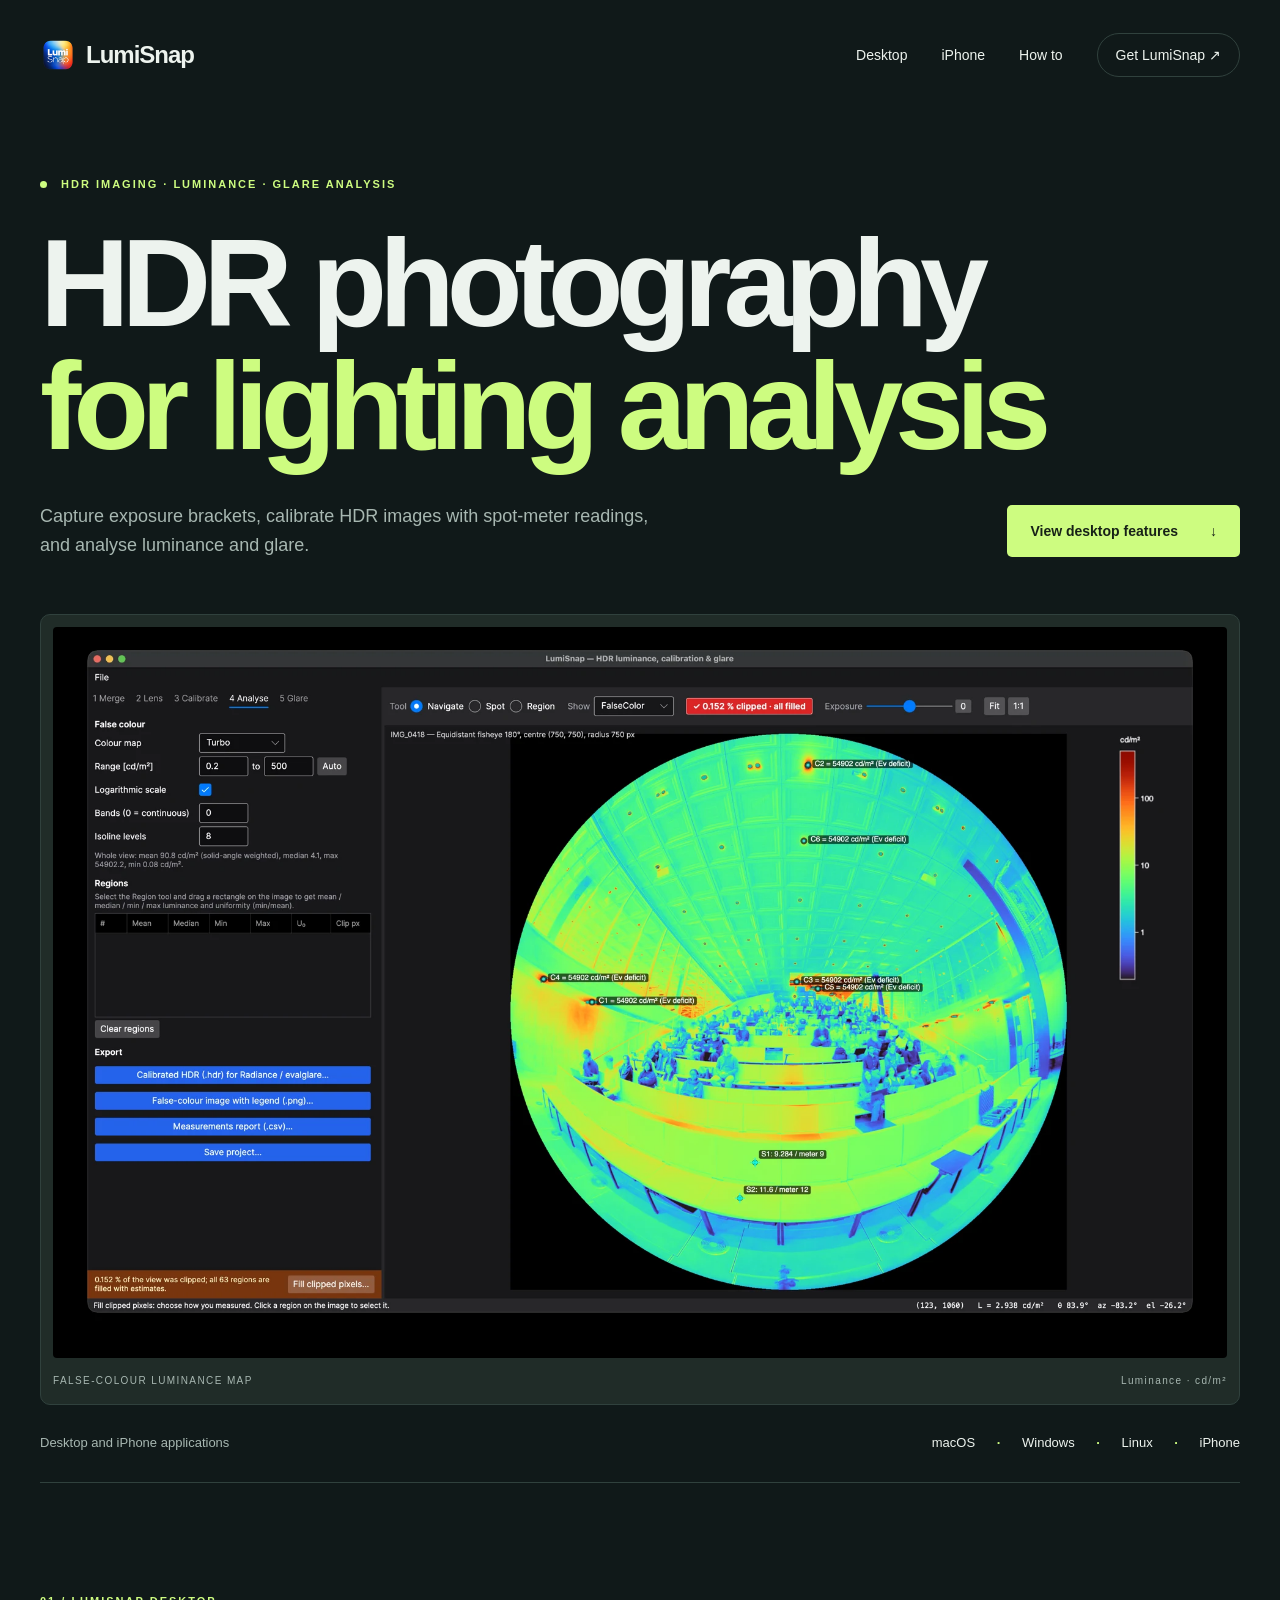
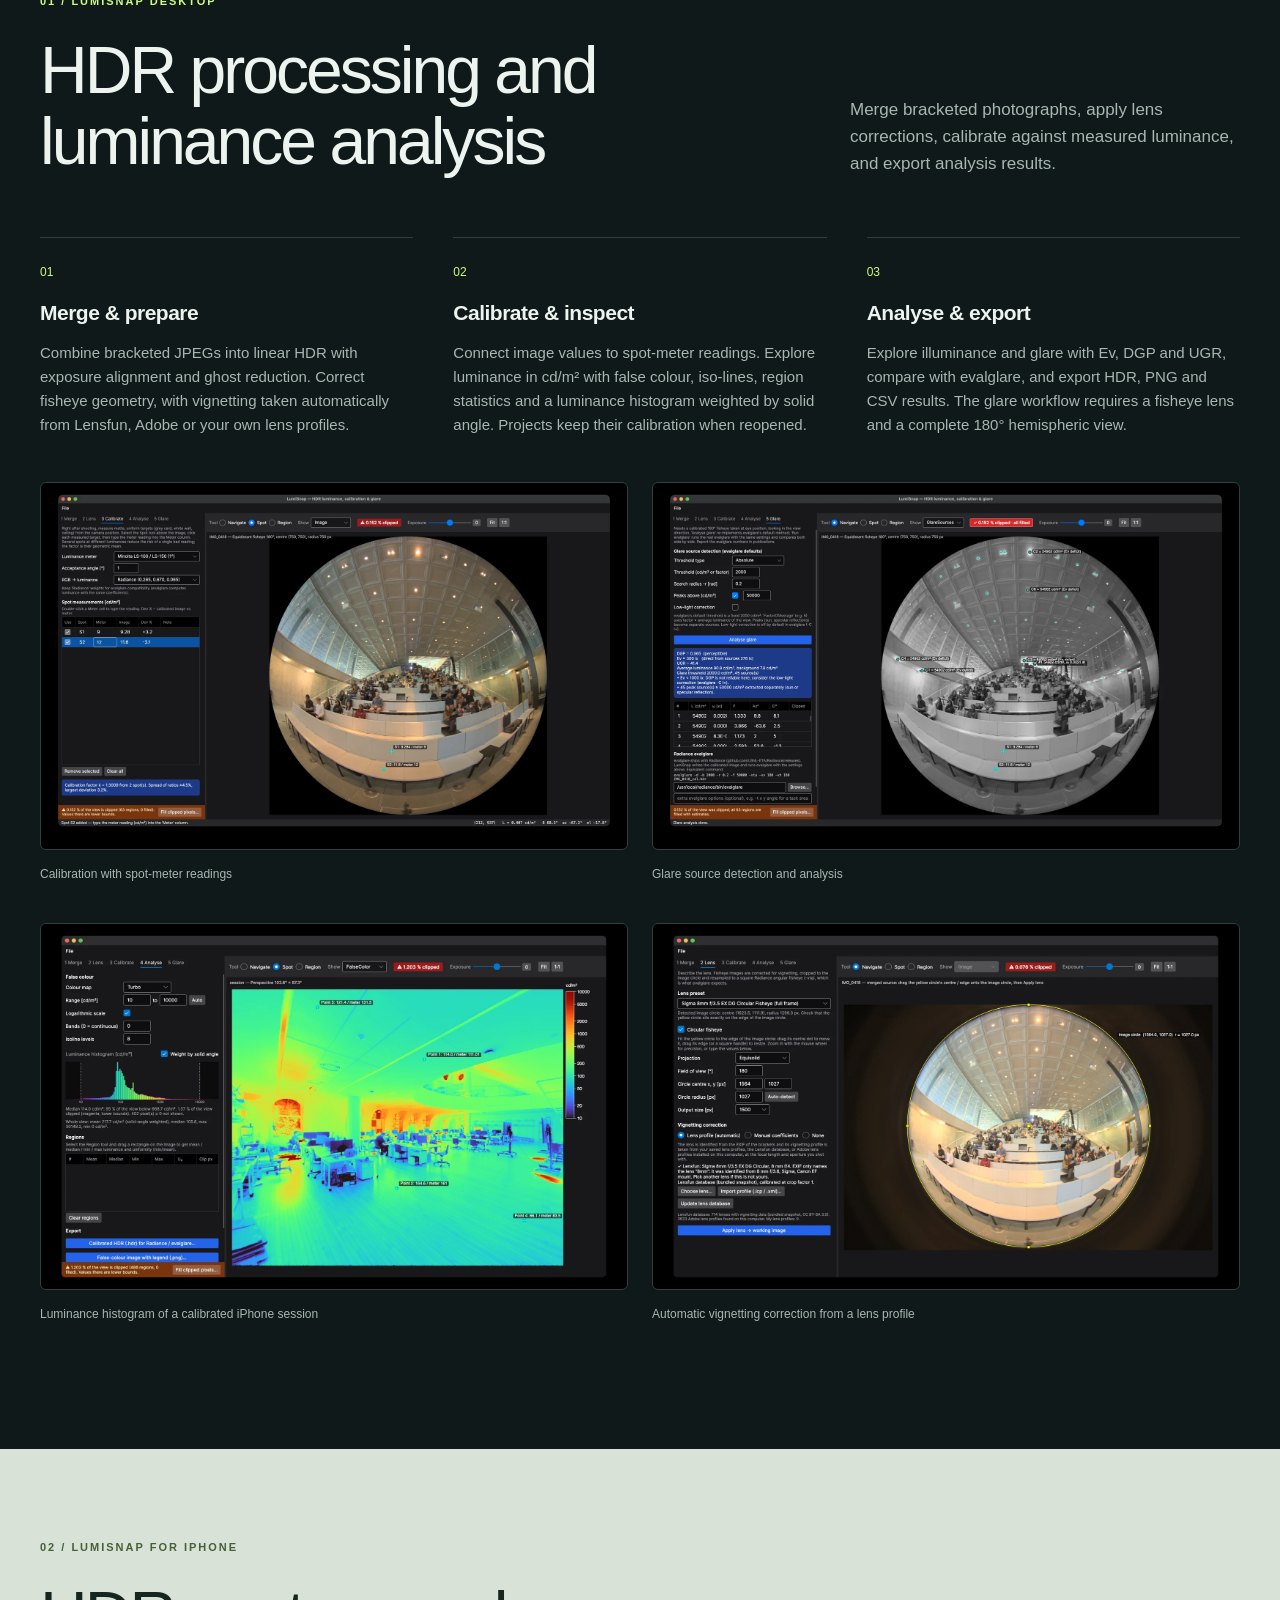
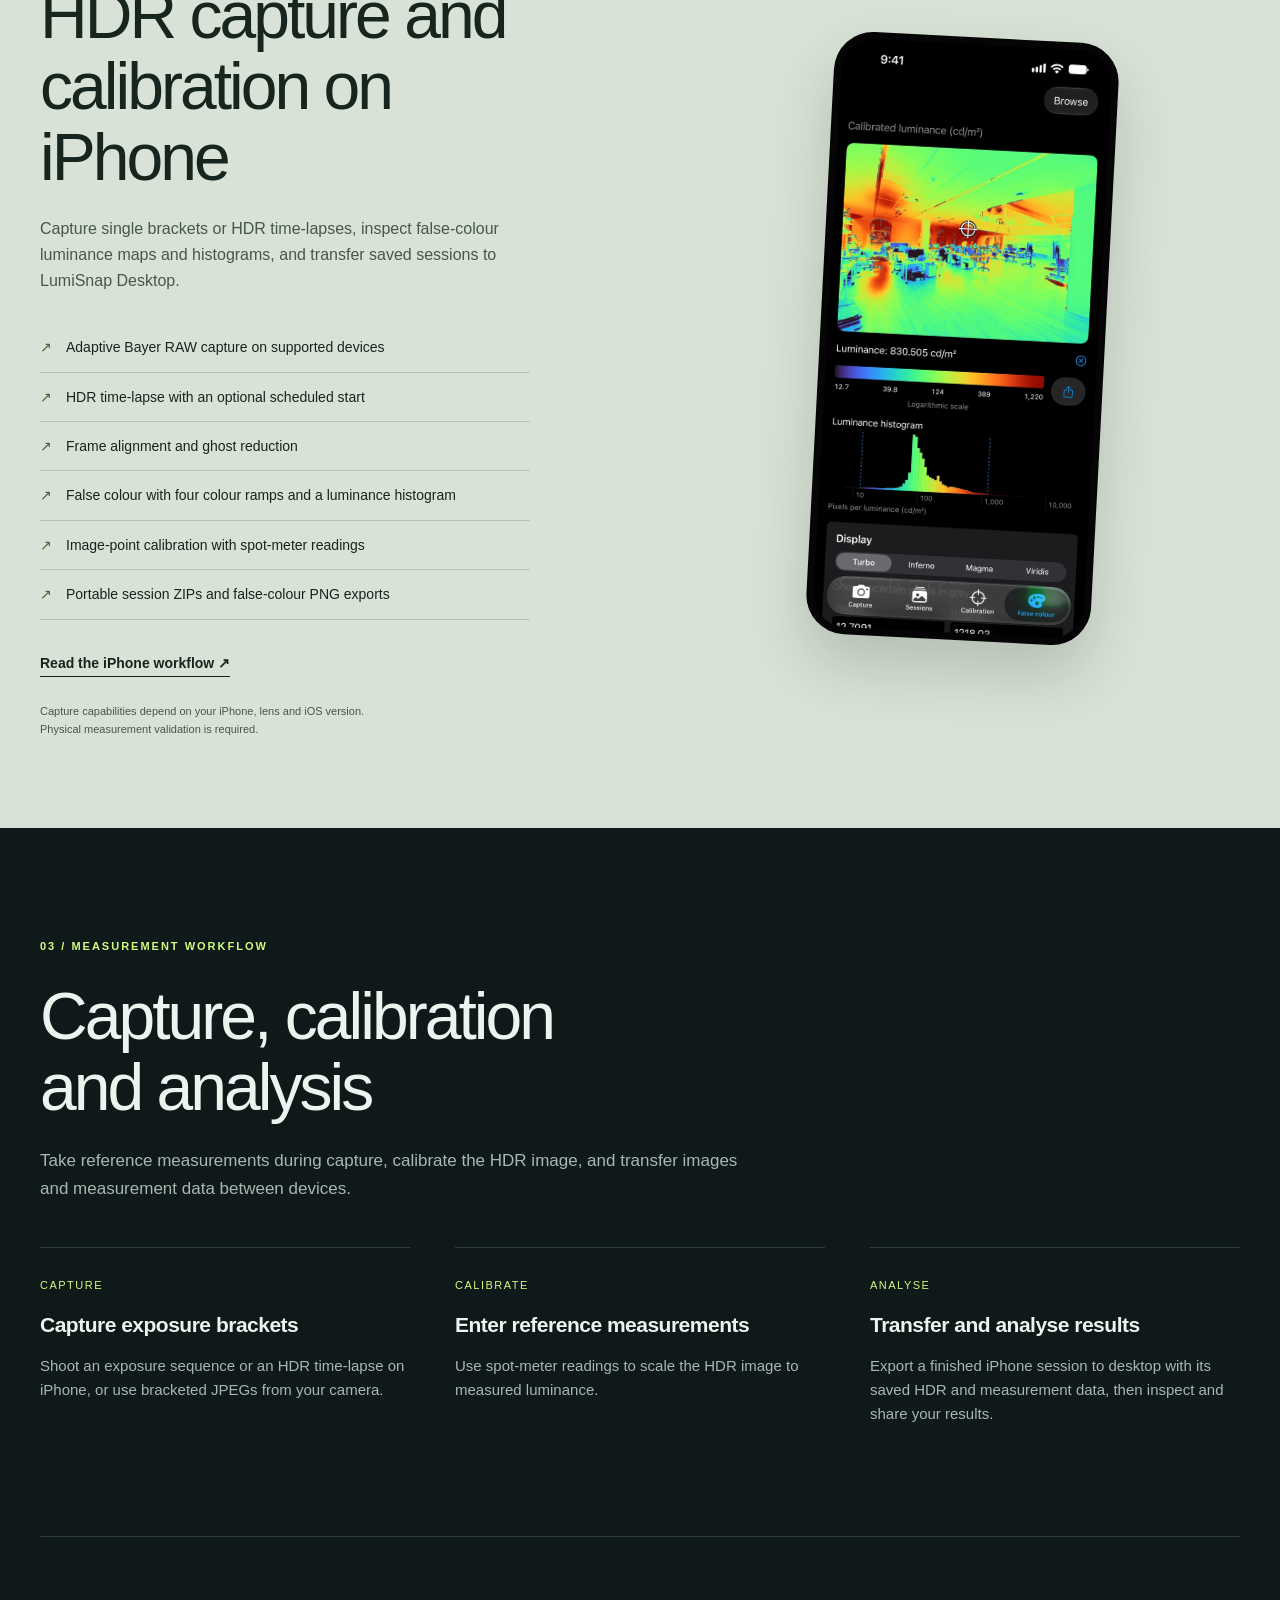
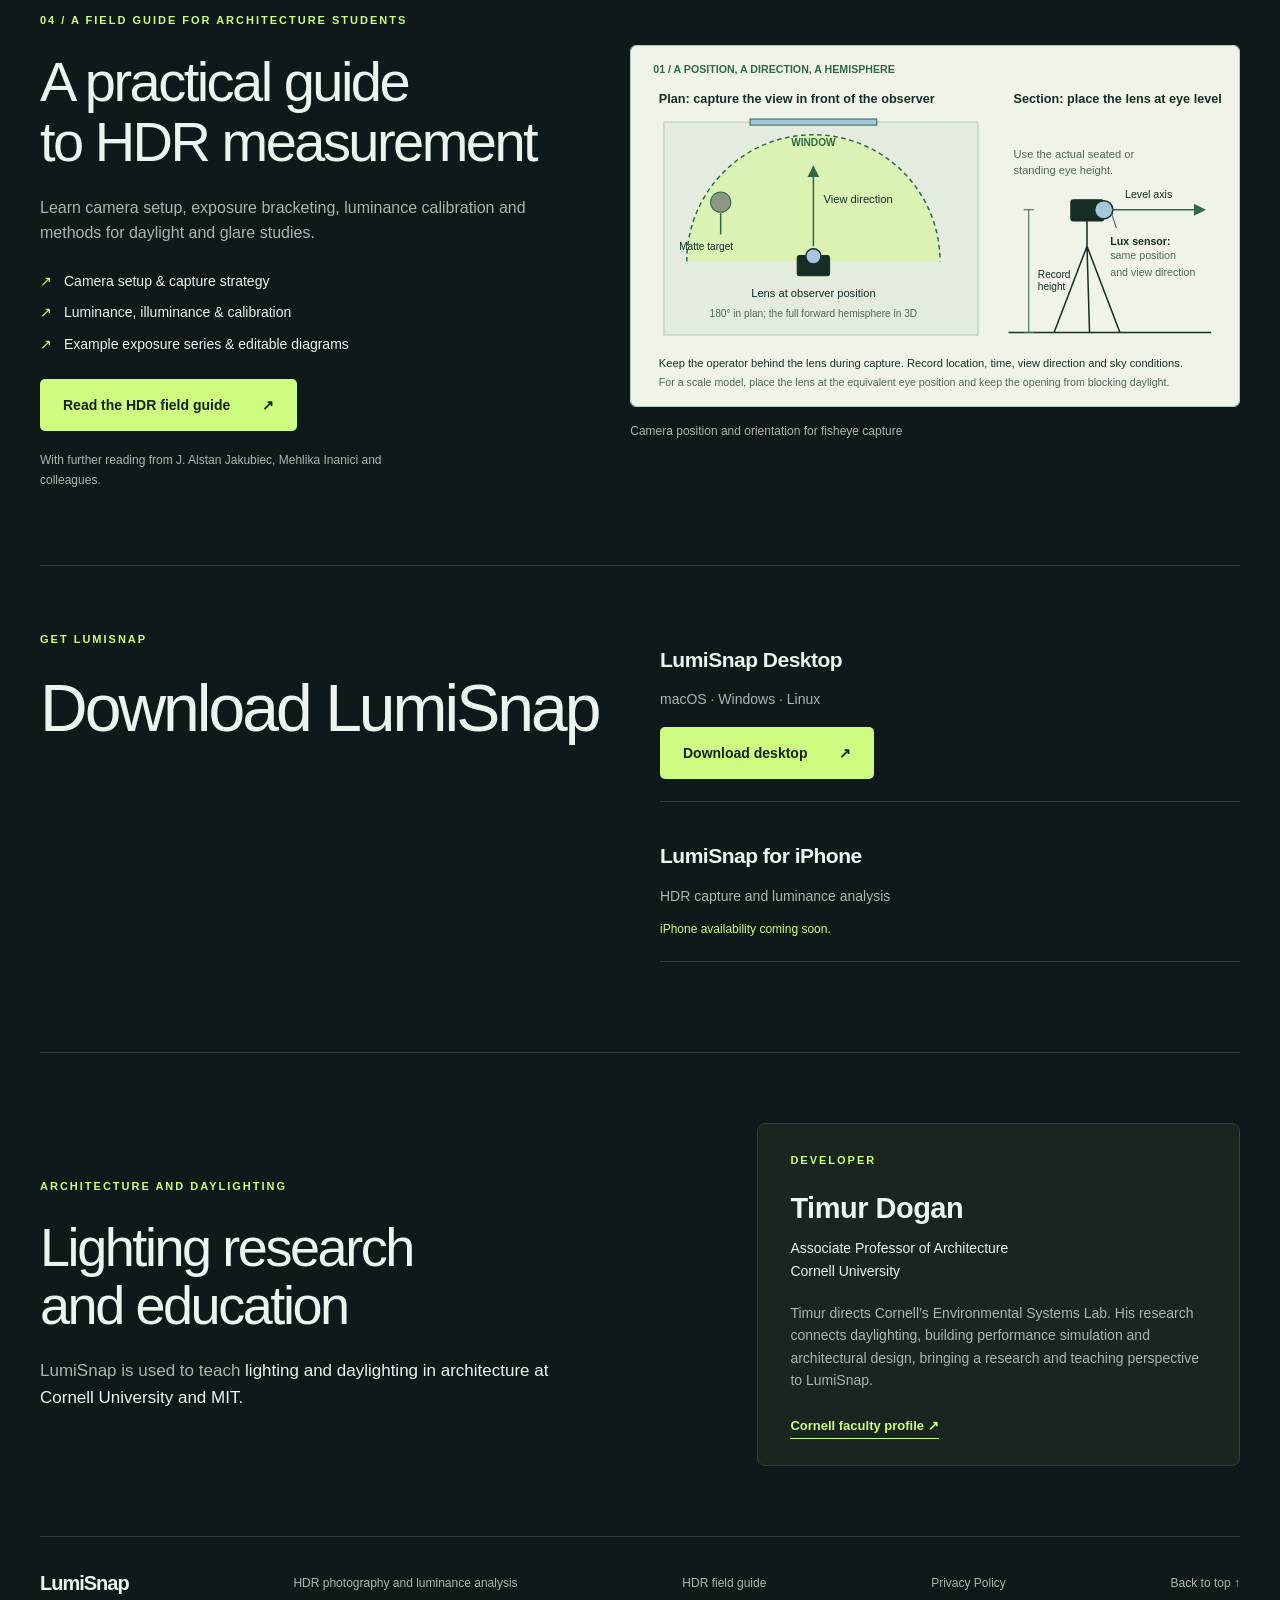
<file: index.html>
<!doctype html>
<html lang="en">
<head>
  <meta charset="utf-8">
  <meta name="viewport" content="width=device-width, initial-scale=1">
  <meta name="theme-color" content="#101919">
  <meta name="description" content="HDR photography for lighting analysis. Capture exposure brackets and HDR time-lapses, calibrate HDR images with spot-meter readings, and analyse luminance and glare with LumiSnap.">
  <title>LumiSnap — HDR photography for lighting analysis</title>
  <link rel="icon" href="assets/icon.png">
  <link rel="stylesheet" href="styles.css">
</head>
<body>
<header class="wrap"><a class="brand" href="#"><img src="assets/icon.png" alt="" width="36" height="36">LumiSnap</a><nav aria-label="Main navigation"><a href="#desktop">Desktop</a><a href="#iphone">iPhone</a><a href="guide.html">How to</a><a class="nav-cta" href="#get">Get LumiSnap <span aria-hidden="true">↗</span></a></nav></header>
<main>
<section class="hero wrap">
  <p class="eyebrow"><span class="status-dot"></span> HDR IMAGING · LUMINANCE · GLARE ANALYSIS</p>
  <h1>HDR photography<br><span>for lighting analysis</span></h1>
  <div class="hero-bottom"><p>Capture exposure brackets, calibrate HDR images with spot-meter readings, and analyse luminance and glare.</p><a class="button" href="#desktop">View desktop features <span aria-hidden="true">↓</span></a></div>
  <figure class="hero-image"><img src="assets/desktop-false-color.webp" alt="LumiSnap desktop showing a false-colour fisheye luminance map of an interior" width="1920" height="1196" fetchpriority="high"><figcaption><span>FALSE-COLOUR LUMINANCE MAP</span><span>Luminance · cd/m²</span></figcaption></figure>
</section>
<div class="platform-strip wrap"><span>Desktop and iPhone applications</span><p>macOS <b>·</b> Windows <b>·</b> Linux <b>·</b> iPhone</p></div>
<section class="section wrap" id="desktop">
  <div class="section-heading"><p class="eyebrow">01 / LUMISNAP DESKTOP</p><h2>HDR processing and<br>luminance analysis</h2><p>Merge bracketed photographs, apply lens corrections, calibrate against measured luminance, and export analysis results.</p></div>
  <div class="features"><article><span>01</span><h3>Merge & prepare</h3><p>Combine bracketed JPEGs into linear HDR with exposure alignment and ghost reduction. Correct fisheye geometry, with vignetting taken automatically from Lensfun, Adobe or your own lens profiles.</p></article><article><span>02</span><h3>Calibrate & inspect</h3><p>Connect image values to spot-meter readings. Explore luminance in cd/m² with false colour, iso-lines, region statistics and a luminance histogram weighted by solid angle. Projects keep their calibration when reopened.</p></article><article><span>03</span><h3>Analyse & export</h3><p>Explore illuminance and glare with Ev, DGP and UGR, compare with evalglare, and export HDR, PNG and CSV results. The glare workflow requires a fisheye lens and a complete 180° hemispheric view.</p></article></div>
  <div class="screenshot-grid"><figure><img src="assets/desktop-calibration.webp" alt="Desktop calibration workspace with spot-meter readings placed on a fisheye photograph" loading="lazy" width="1600" height="997"><figcaption>Calibration with spot-meter readings</figcaption></figure><figure><img src="assets/desktop-glare.webp" alt="Desktop glare analysis with detected light sources and analysis results" loading="lazy" width="1600" height="997"><figcaption>Glare source detection and analysis</figcaption></figure><figure><img src="assets/desktop-histogram.webp" alt="Desktop analysis of a calibrated iPhone session: false-colour luminance map with reference points and a solid-angle weighted luminance histogram" loading="lazy" width="1600" height="997"><figcaption>Luminance histogram of a calibrated iPhone session</figcaption></figure><figure><img src="assets/desktop-lens-profile.webp" alt="Desktop lens step on a real fisheye photograph of a lecture hall: image circle fitted and the Sigma 8mm vignetting profile found automatically in the Lensfun database" loading="lazy" width="1600" height="997"><figcaption>Automatic vignetting correction from a lens profile</figcaption></figure></div>
</section>
<section class="mobile-section" id="iphone"><div class="wrap mobile-layout"><div class="mobile-copy"><p class="eyebrow">02 / LUMISNAP FOR IPHONE</p><h2>HDR capture and<br>calibration on iPhone</h2><p>Capture single brackets or HDR time-lapses, inspect false-colour luminance maps and histograms, and transfer saved sessions to LumiSnap Desktop.</p><ul><li>Adaptive Bayer RAW capture on supported devices</li><li>HDR time-lapse with an optional scheduled start</li><li>Frame alignment and ghost reduction</li><li>False colour with four colour ramps and a luminance histogram</li><li>Image-point calibration with spot-meter readings</li><li>Portable session ZIPs and false-colour PNG exports</li></ul><a class="text-link" href="guide.html#iphone-workflow">Read the iPhone workflow <span aria-hidden="true">↗</span></a><p class="fine">Capture capabilities depend on your iPhone, lens and iOS version. Physical measurement validation is required.</p></div><figure class="phone"><img src="assets/iphone.webp" alt="LumiSnap on iPhone displaying a calibrated false-colour luminance image with a luminance readout, legend and luminance histogram" loading="lazy" width="650" height="1412"></figure></div></section>
<section class="section wrap workflow" id="workflow"><p class="eyebrow">03 / MEASUREMENT WORKFLOW</p><h2>Capture, calibration<br>and analysis</h2><p class="workflow-intro">Take reference measurements during capture, calibrate the HDR image, and transfer images and measurement data between devices.</p><div class="steps"><article><span>CAPTURE</span><h3>Capture exposure brackets</h3><p>Shoot an exposure sequence or an HDR time-lapse on iPhone, or use bracketed JPEGs from your camera.</p></article><article><span>CALIBRATE</span><h3>Enter reference measurements</h3><p>Use spot-meter readings to scale the HDR image to measured luminance.</p></article><article><span>ANALYSE</span><h3>Transfer and analyse results</h3><p>Export a finished iPhone session to desktop with its saved HDR and measurement data, then inspect and share your results.</p></article></div></section>
<section class="learn-section wrap" id="learn"><div class="learn-copy"><p class="eyebrow">04 / A FIELD GUIDE FOR ARCHITECTURE STUDENTS</p><h2>A practical guide<br>to HDR measurement</h2><p>Learn camera setup, exposure bracketing, luminance calibration and methods for daylight and glare studies.</p><ul><li>Camera setup & capture strategy</li><li>Luminance, illuminance & calibration</li><li>Example exposure series & editable diagrams</li></ul><a class="button" href="guide.html">Read the HDR field guide <span aria-hidden="true">↗</span></a><p class="learn-reference">With further reading from J. Alstan Jakubiec, Mehlika Inanici and colleagues.</p></div><figure><img src="assets/tutorial/capture-setup.svg" alt="Editable plan and section diagram showing a fisheye camera at the observer position and eye height" width="1200" height="710" loading="lazy"><figcaption>Camera position and orientation for fisheye capture</figcaption></figure></section>
<section class="get-section wrap" id="get"><div><p class="eyebrow">GET LUMISNAP</p><h2>Download LumiSnap</h2></div><div class="availability"><article><h3>LumiSnap Desktop</h3><p>macOS · Windows · Linux</p><a id="desktop-download" class="button" hidden>Download desktop <span aria-hidden="true">↗</span></a><p id="desktop-pending" class="release-note">Download link coming soon.</p></article><article><h3>LumiSnap for iPhone</h3><p>HDR capture and luminance analysis</p><a id="ios-download" class="button secondary" hidden>Get the iPhone app <span aria-hidden="true">↗</span></a><p id="ios-pending" class="release-note">iPhone availability coming soon.</p></article></div></section>
<section class="teaching-section wrap" aria-labelledby="teaching-heading"><div><p class="eyebrow">ARCHITECTURE AND DAYLIGHTING</p><h2 id="teaching-heading">Lighting research<br>and education</h2><p>LumiSnap is used to teach <strong>lighting and daylighting in architecture at Cornell University and MIT.</strong></p></div><article class="author-card"><p class="eyebrow">DEVELOPER</p><h3>Timur Dogan</h3><p class="author-role">Associate Professor of Architecture<br>Cornell University</p><p>Timur directs Cornell’s Environmental Systems Lab. His research connects daylighting, building performance simulation and architectural design, bringing a research and teaching perspective to LumiSnap.</p><a class="text-link" href="https://aap.cornell.edu/people/timur-dogan/">Cornell faculty profile <span aria-hidden="true">↗</span></a></article></section>
</main>
<footer class="wrap"><a class="brand" href="#">LumiSnap</a><p>HDR photography and luminance analysis</p><a href="guide.html">HDR field guide</a><a href="privacy.html">Privacy Policy</a><a href="#">Back to top ↑</a></footer>
<script src="config.js"></script>
<script src="site.js"></script>
</body>
</html>
</file>
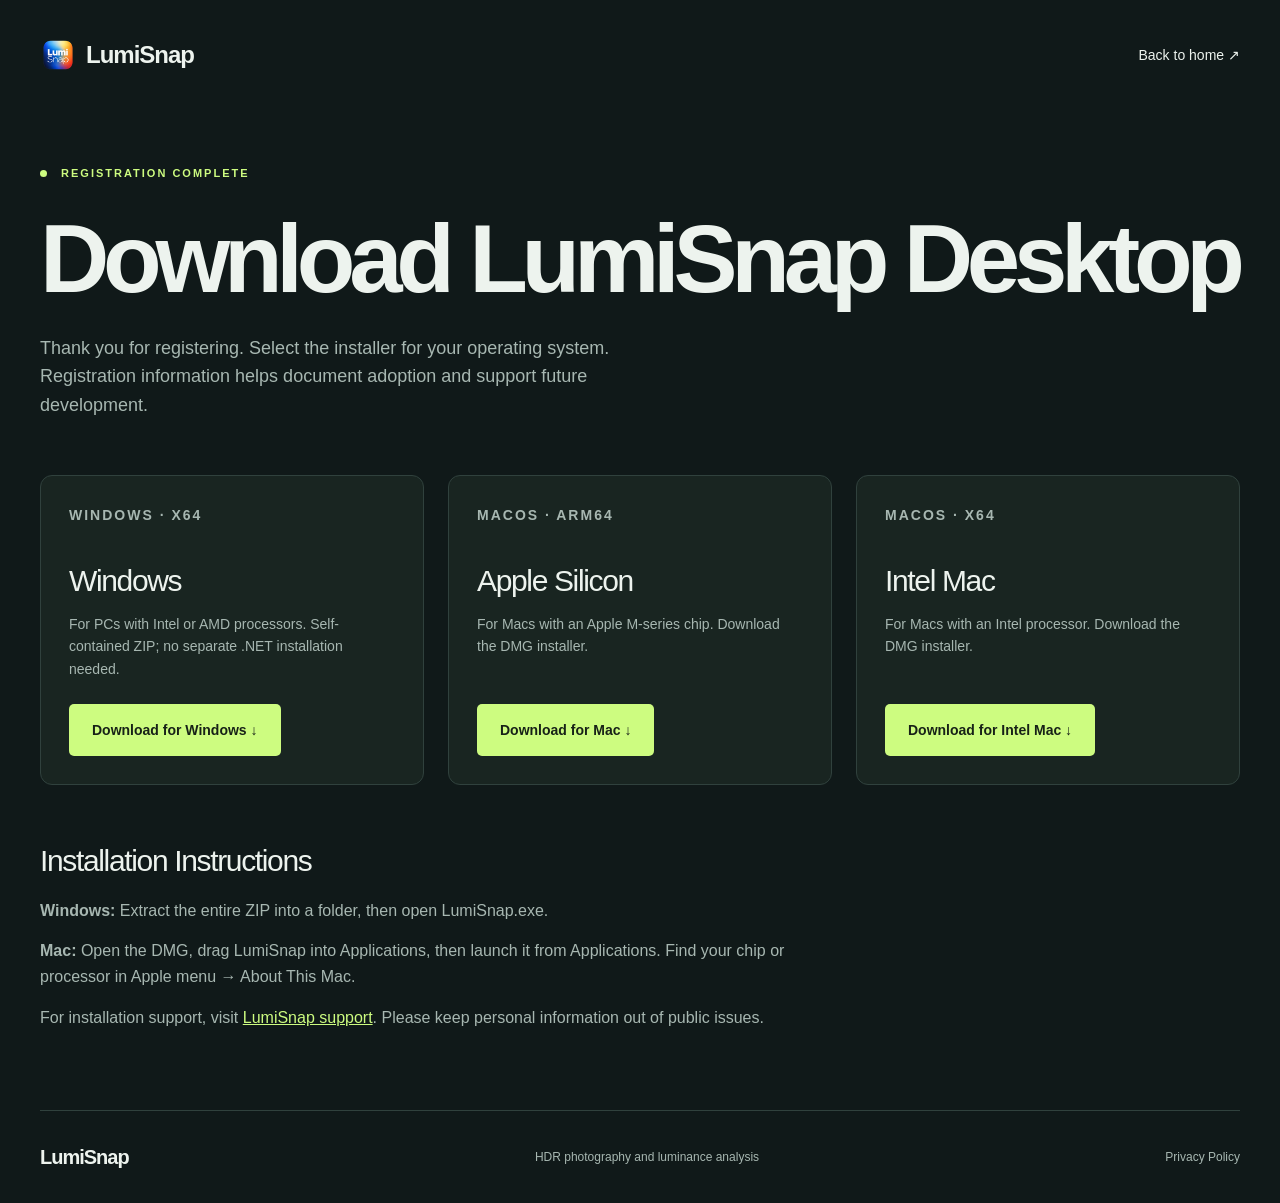
<file: download.html>
<!doctype html>
<html lang="en">
<head><meta charset="utf-8"><meta name="viewport" content="width=device-width, initial-scale=1"><meta name="robots" content="noindex"><meta name="description" content="Download LumiSnap for Windows and macOS."><title>Download LumiSnap</title><link rel="icon" href="assets/icon.png"><link rel="stylesheet" href="styles.css"><style>
.download-hero{padding-block:55px 35px}.download-hero h1{font-size:clamp(52px,8vw,96px)}.download-hero>p:last-child{max-width:620px;color:var(--muted);font-size:18px}.downloads{display:grid;grid-template-columns:repeat(3,1fr);gap:24px;padding-block:20px 60px}.download-card{border:1px solid var(--line);border-radius:12px;padding:28px;background:#192521;display:flex;flex-direction:column;align-items:start}.download-card h2{font-size:30px;margin:15px 0}.download-card p{color:var(--muted);font-size:14px;margin-bottom:24px}.download-card .button{margin-top:auto;gap:18px}.install{padding-bottom:65px;max-width:800px}.install h2{font-size:30px;margin-bottom:20px}.install p{color:var(--muted);margin-bottom:15px}.install a{color:var(--accent);text-decoration:underline}@media(max-width:850px){.downloads{grid-template-columns:1fr}.download-card{padding:24px}}
</style></head>
<body><header class="wrap"><a class="brand" href="./"><img src="assets/icon.png" alt="" width="36" height="36">LumiSnap</a><nav aria-label="Main navigation"><a href="./">Back to home ↗</a></nav></header>
<main class="wrap"><section class="download-hero"><p class="eyebrow"><span class="status-dot"></span> REGISTRATION COMPLETE</p><h1>Download LumiSnap Desktop</h1><p>Thank you for registering. Select the installer for your operating system. Registration information helps document adoption and support future development.</p></section>
<section class="downloads" aria-label="Desktop downloads">
<article class="download-card"><p class="eyebrow">WINDOWS · X64</p><h2>Windows</h2><p>For PCs with Intel or AMD processors. Self-contained ZIP; no separate .NET installation needed.</p><a class="button" href="installers/V_0_1_0/LumiSnap-0.1.0-win-x64.zip">Download for Windows ↓</a></article>
<article class="download-card"><p class="eyebrow">MACOS · ARM64</p><h2>Apple Silicon</h2><p>For Macs with an Apple M-series chip. Download the DMG installer.</p><a class="button" href="installers/V_0_1_0/LumiSnap-0.1.0-macOS-arm64.dmg">Download for Mac ↓</a></article>
<article class="download-card"><p class="eyebrow">MACOS · X64</p><h2>Intel Mac</h2><p>For Macs with an Intel processor. Download the DMG installer.</p><a class="button" href="installers/V_0_1_0/LumiSnap-0.1.0-macOS-x64.dmg">Download for Intel Mac ↓</a></article>
</section><section class="install"><h2>Installation Instructions</h2><p><strong>Windows:</strong> Extract the entire ZIP into a folder, then open LumiSnap.exe.</p><p><strong>Mac:</strong> Open the DMG, drag LumiSnap into Applications, then launch it from Applications. Find your chip or processor in Apple menu → About This Mac.</p><p>For installation support, visit <a href="https://github.com/tkdogan/LumiSnap/issues">LumiSnap support</a>. Please keep personal information out of public issues.</p></section></main>
<footer class="wrap"><a class="brand" href="./">LumiSnap</a><p>HDR photography and luminance analysis</p><a href="privacy.html">Privacy Policy</a></footer></body></html>
</file>
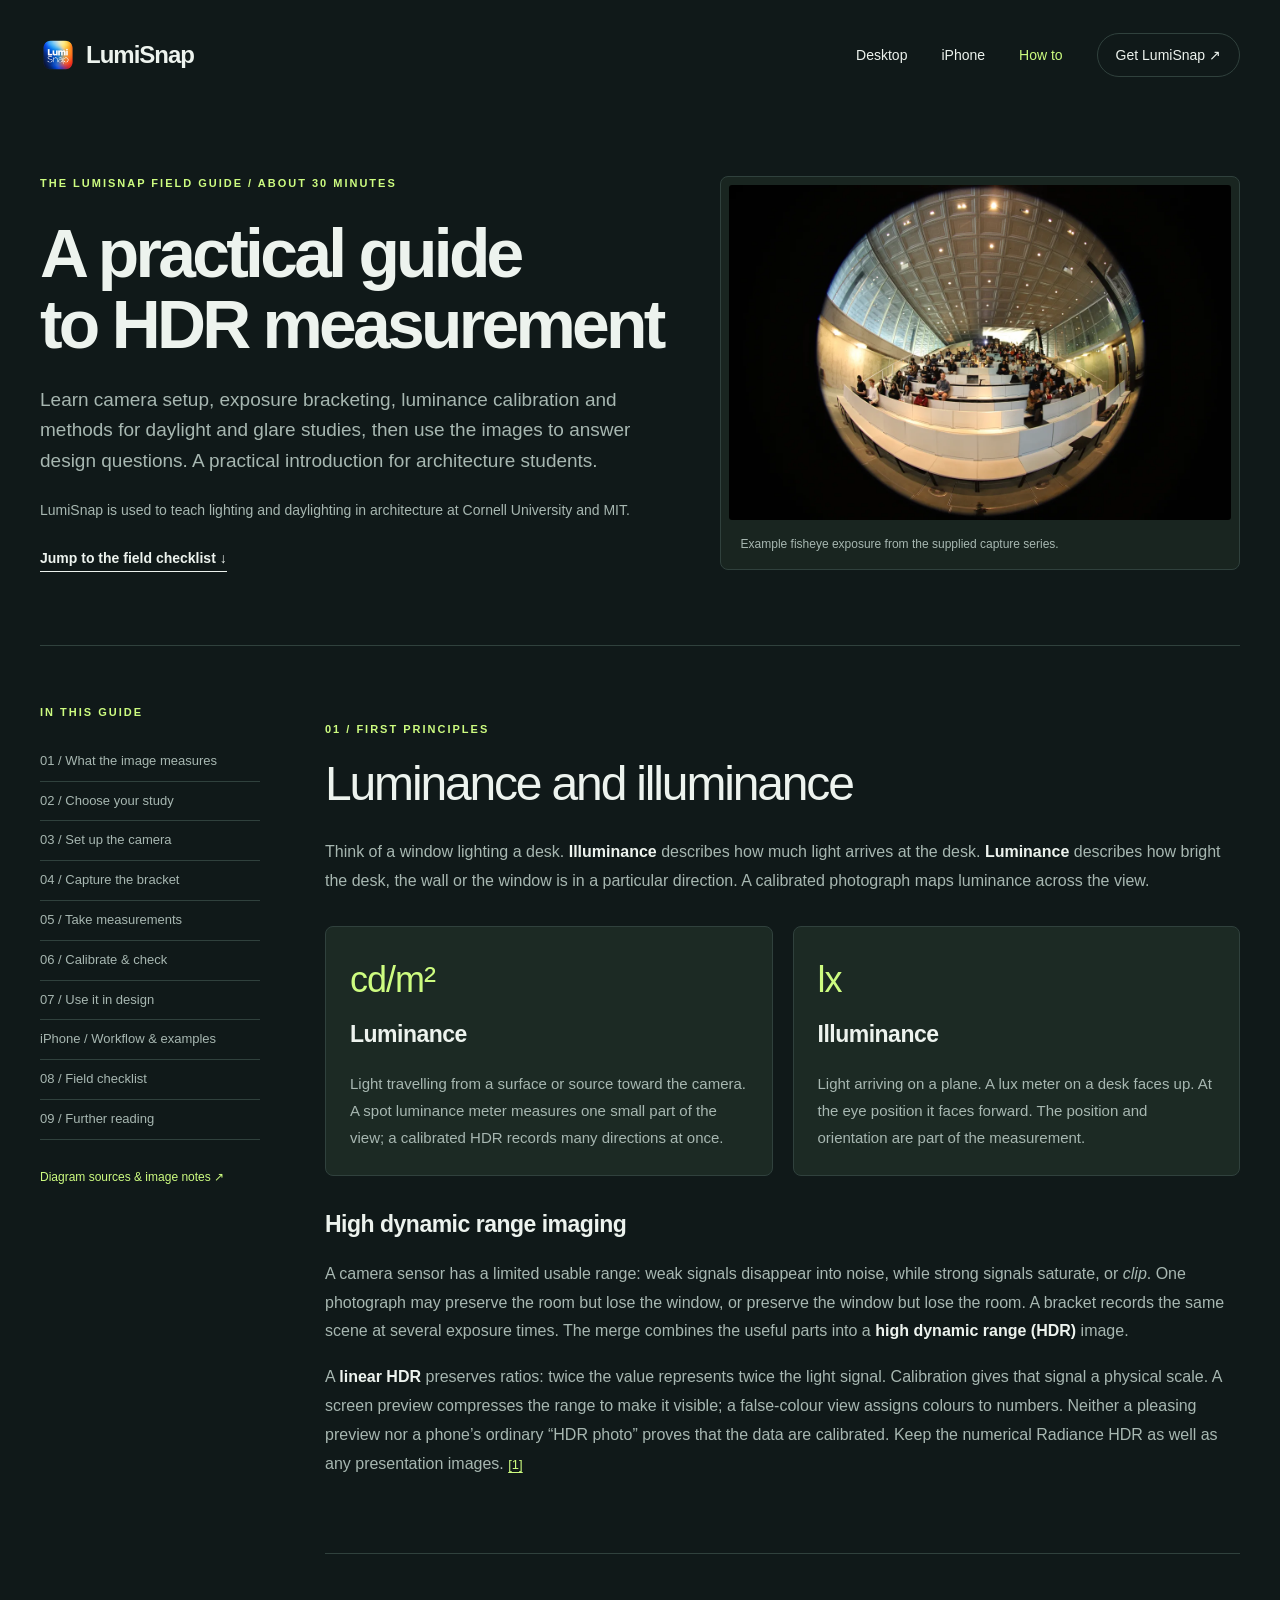
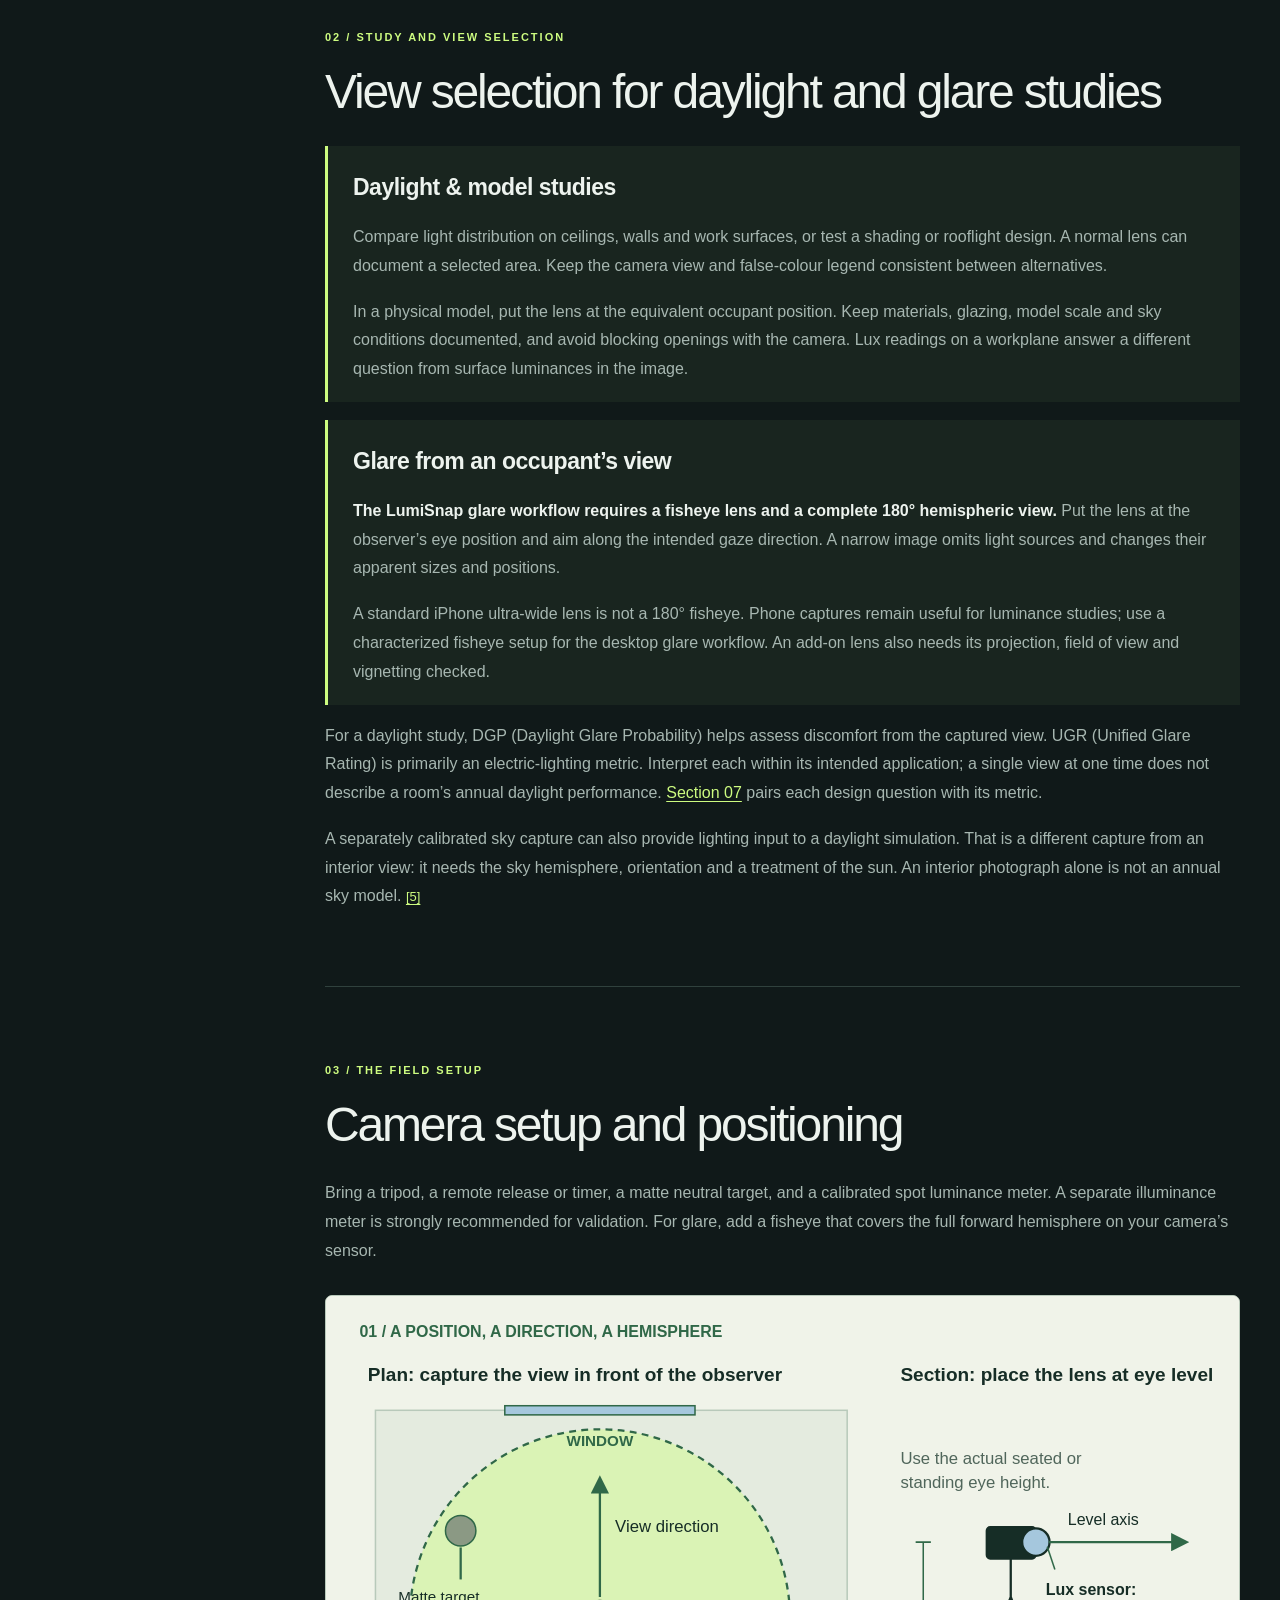
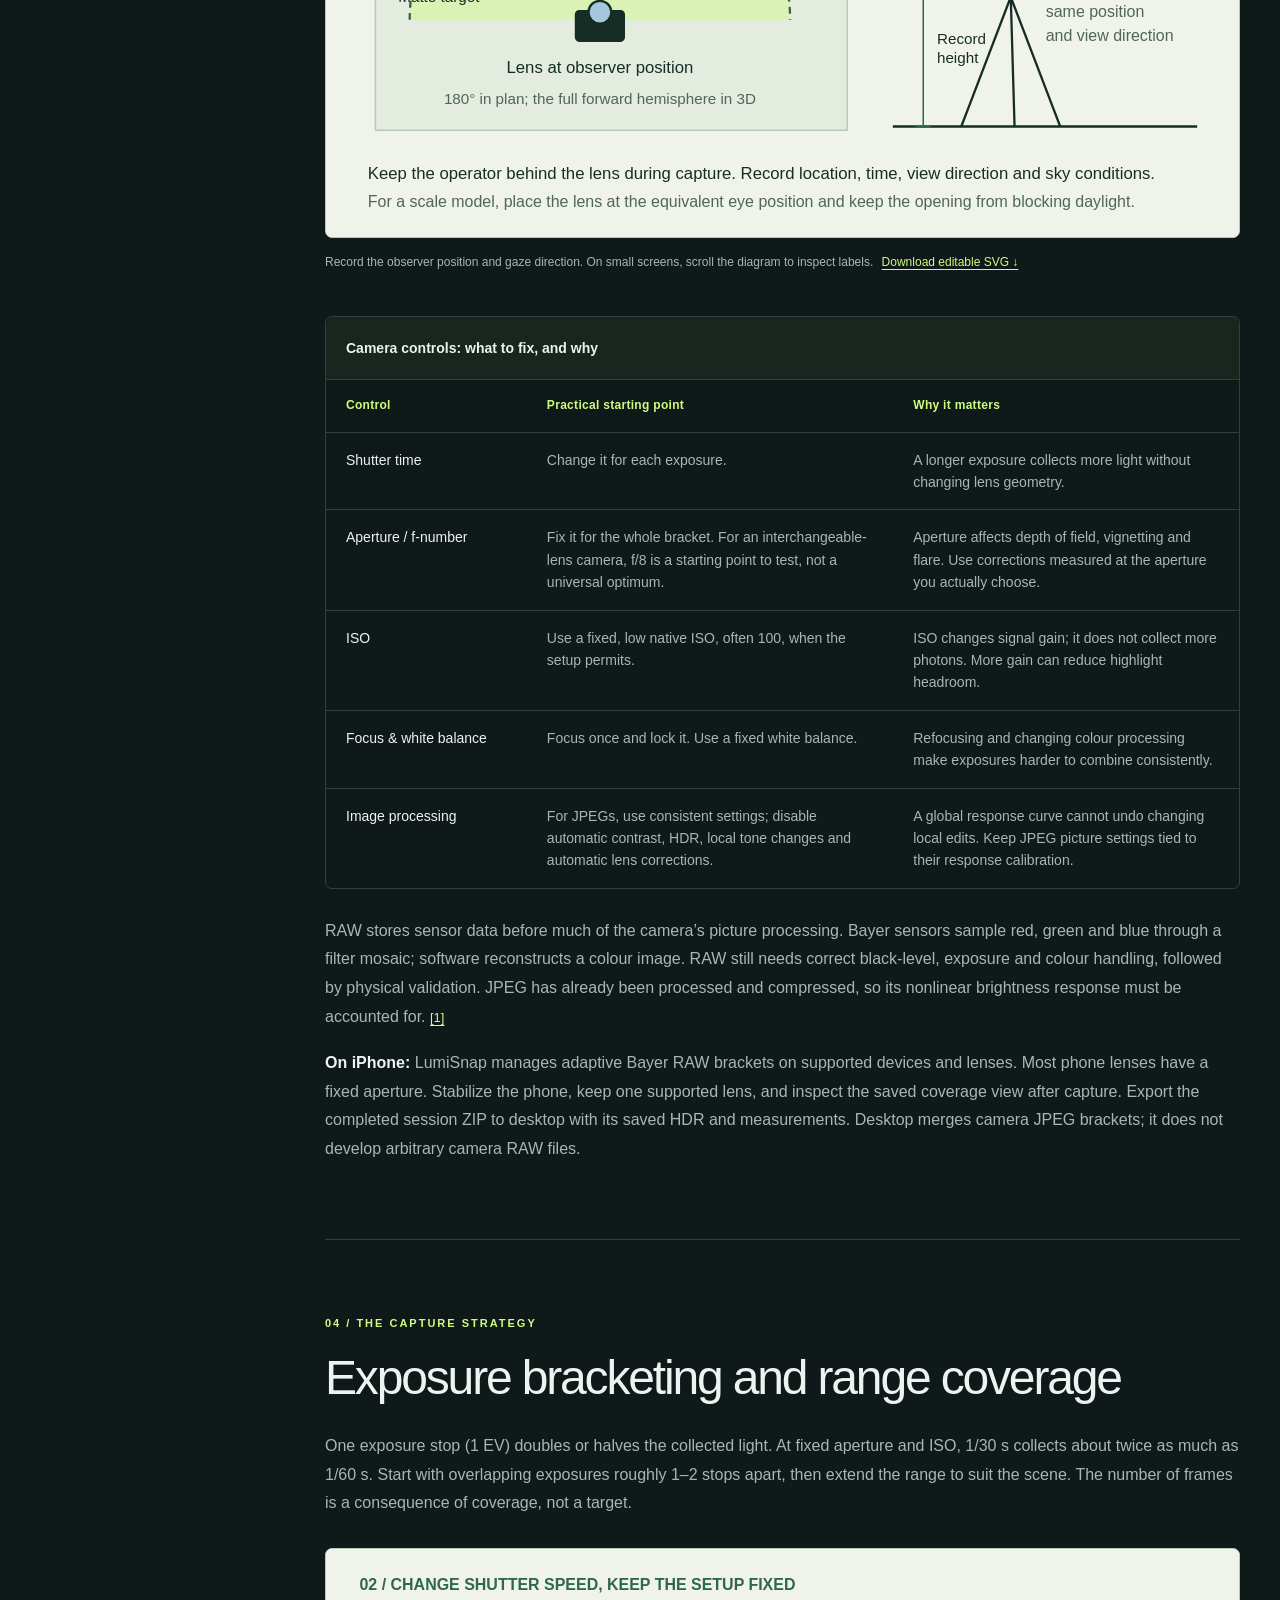
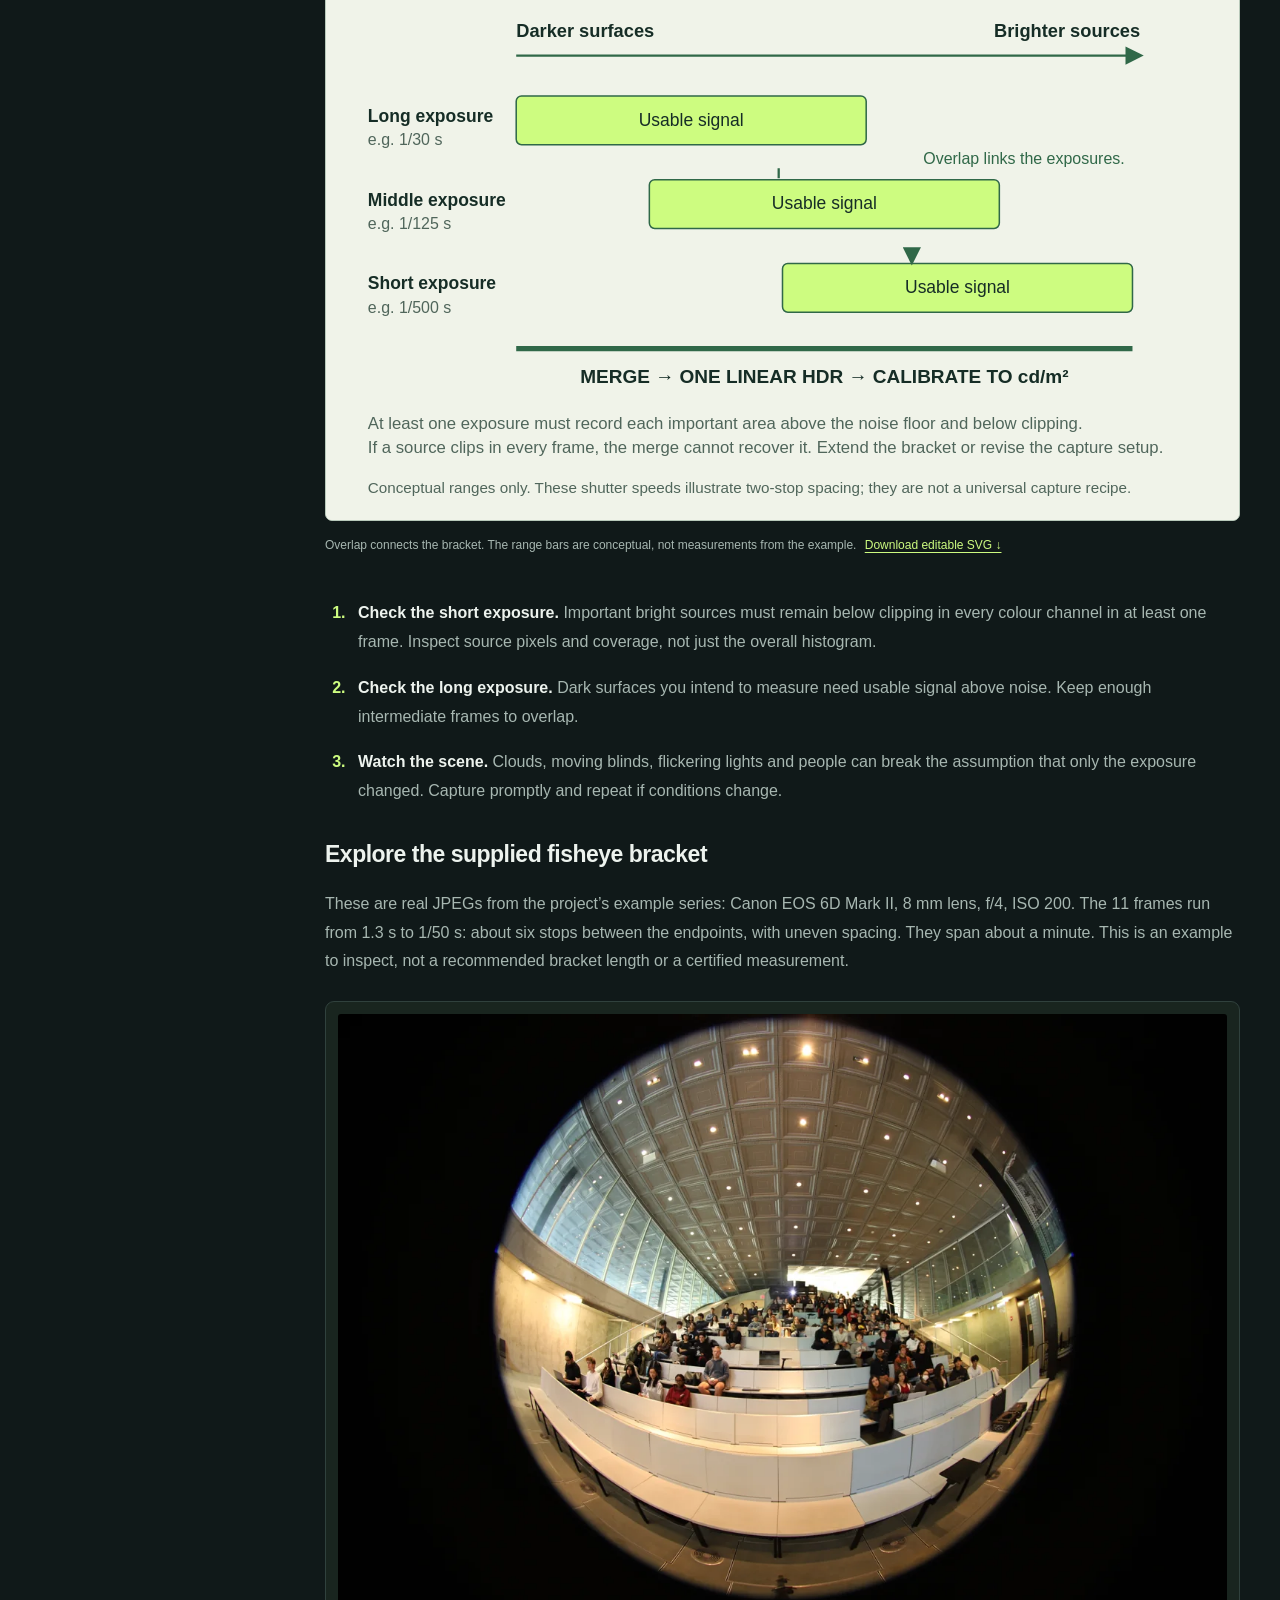
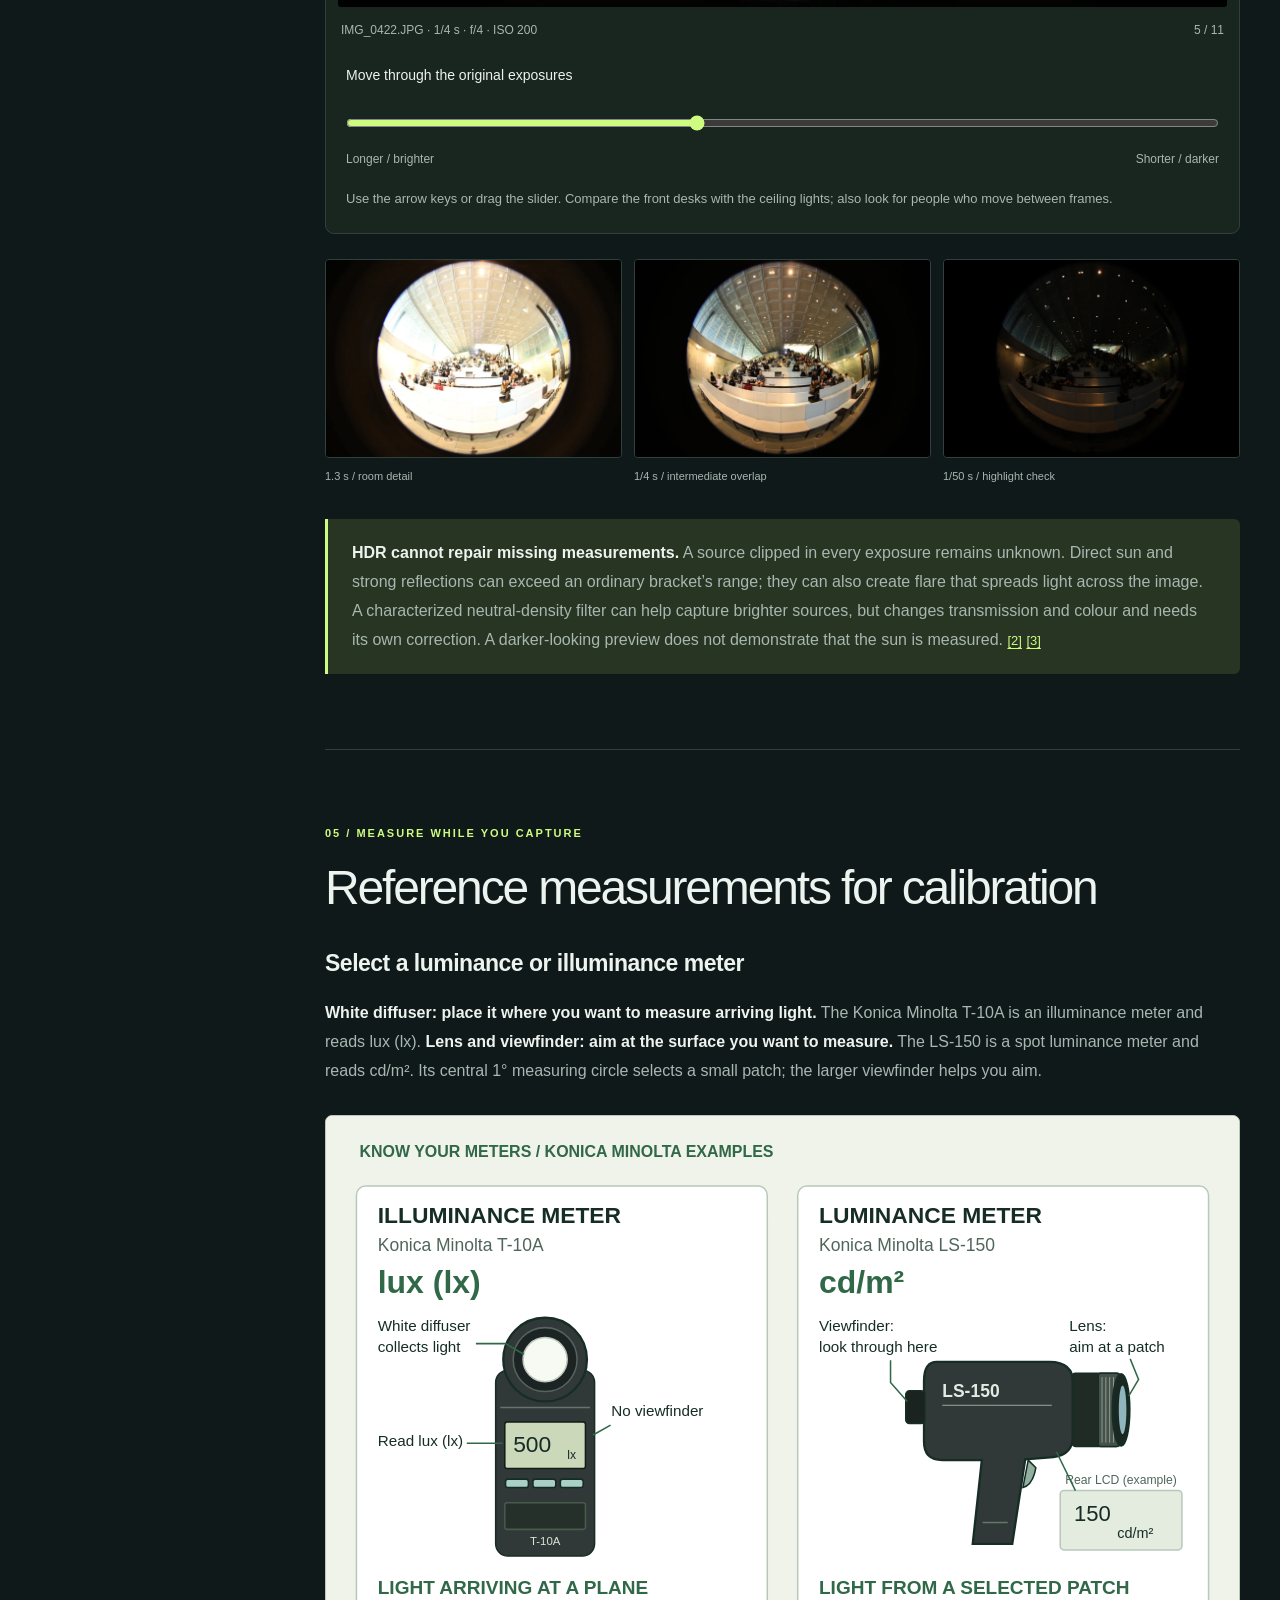
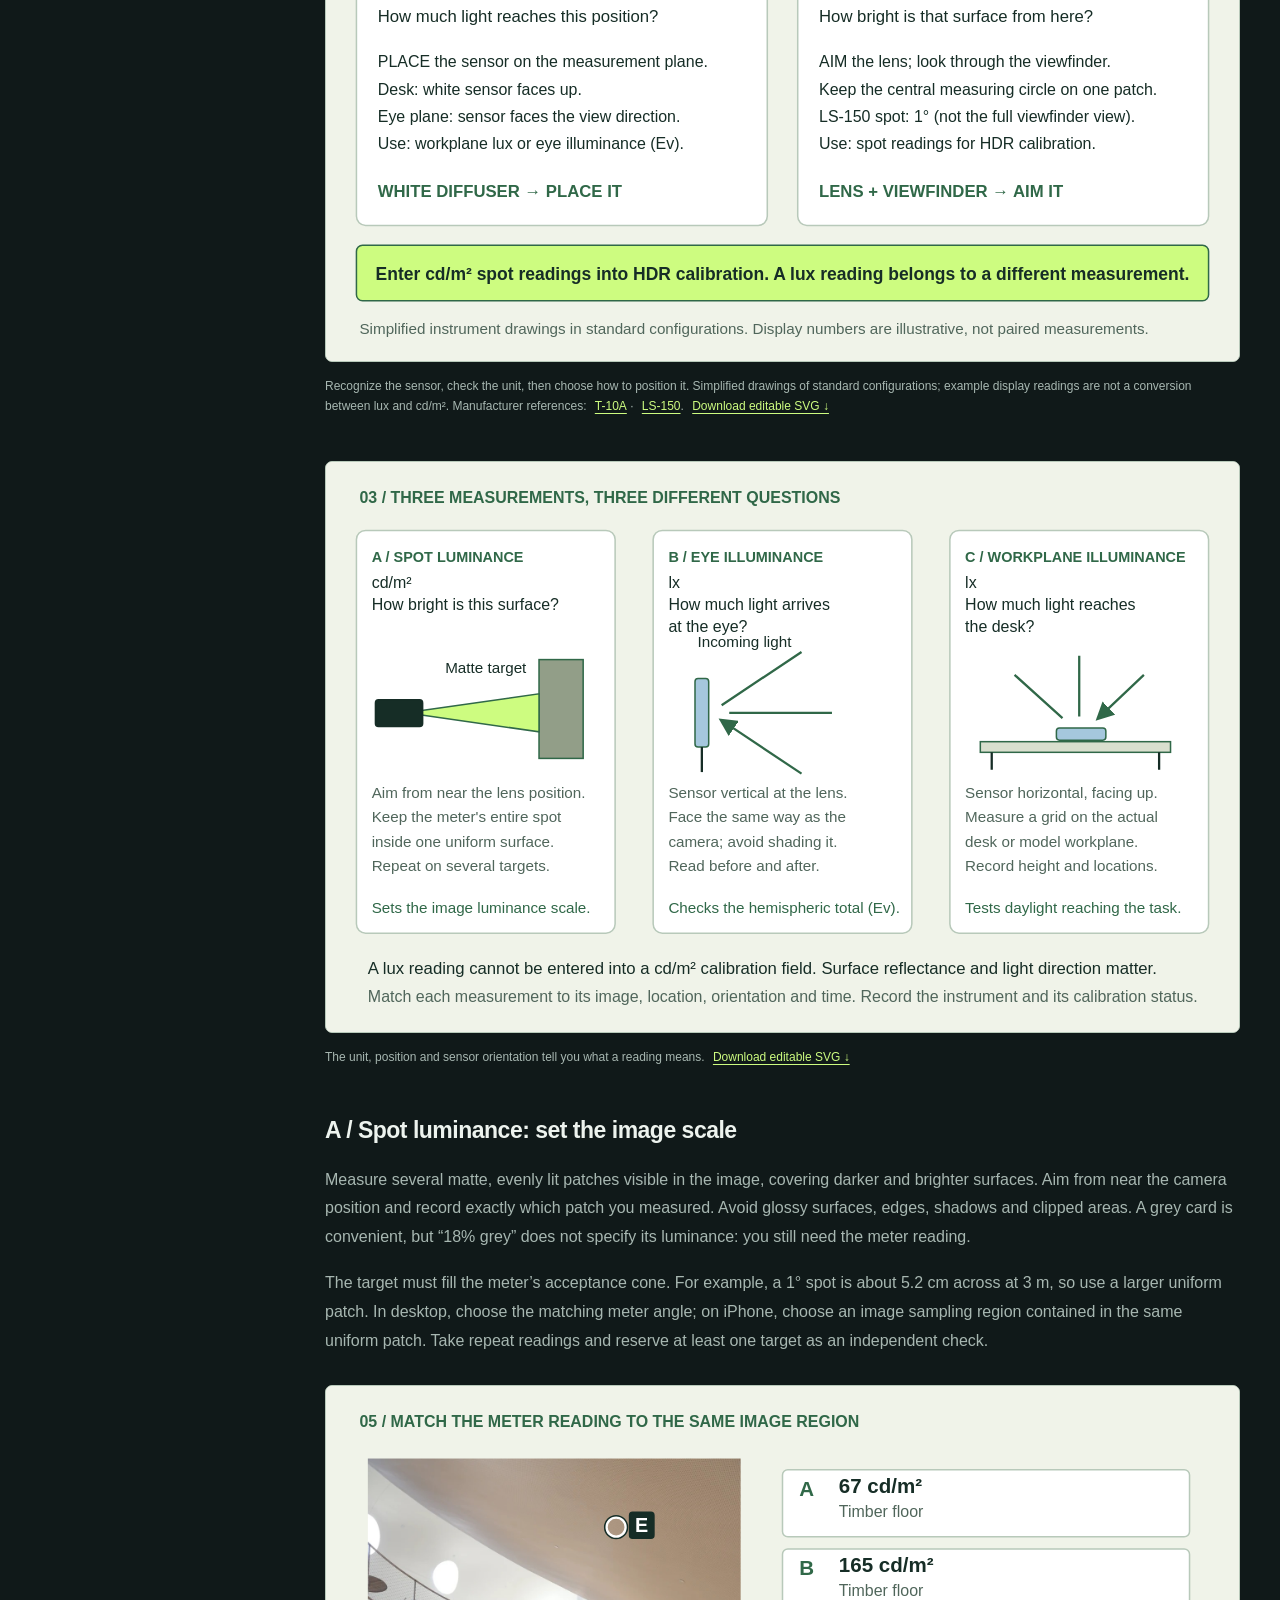
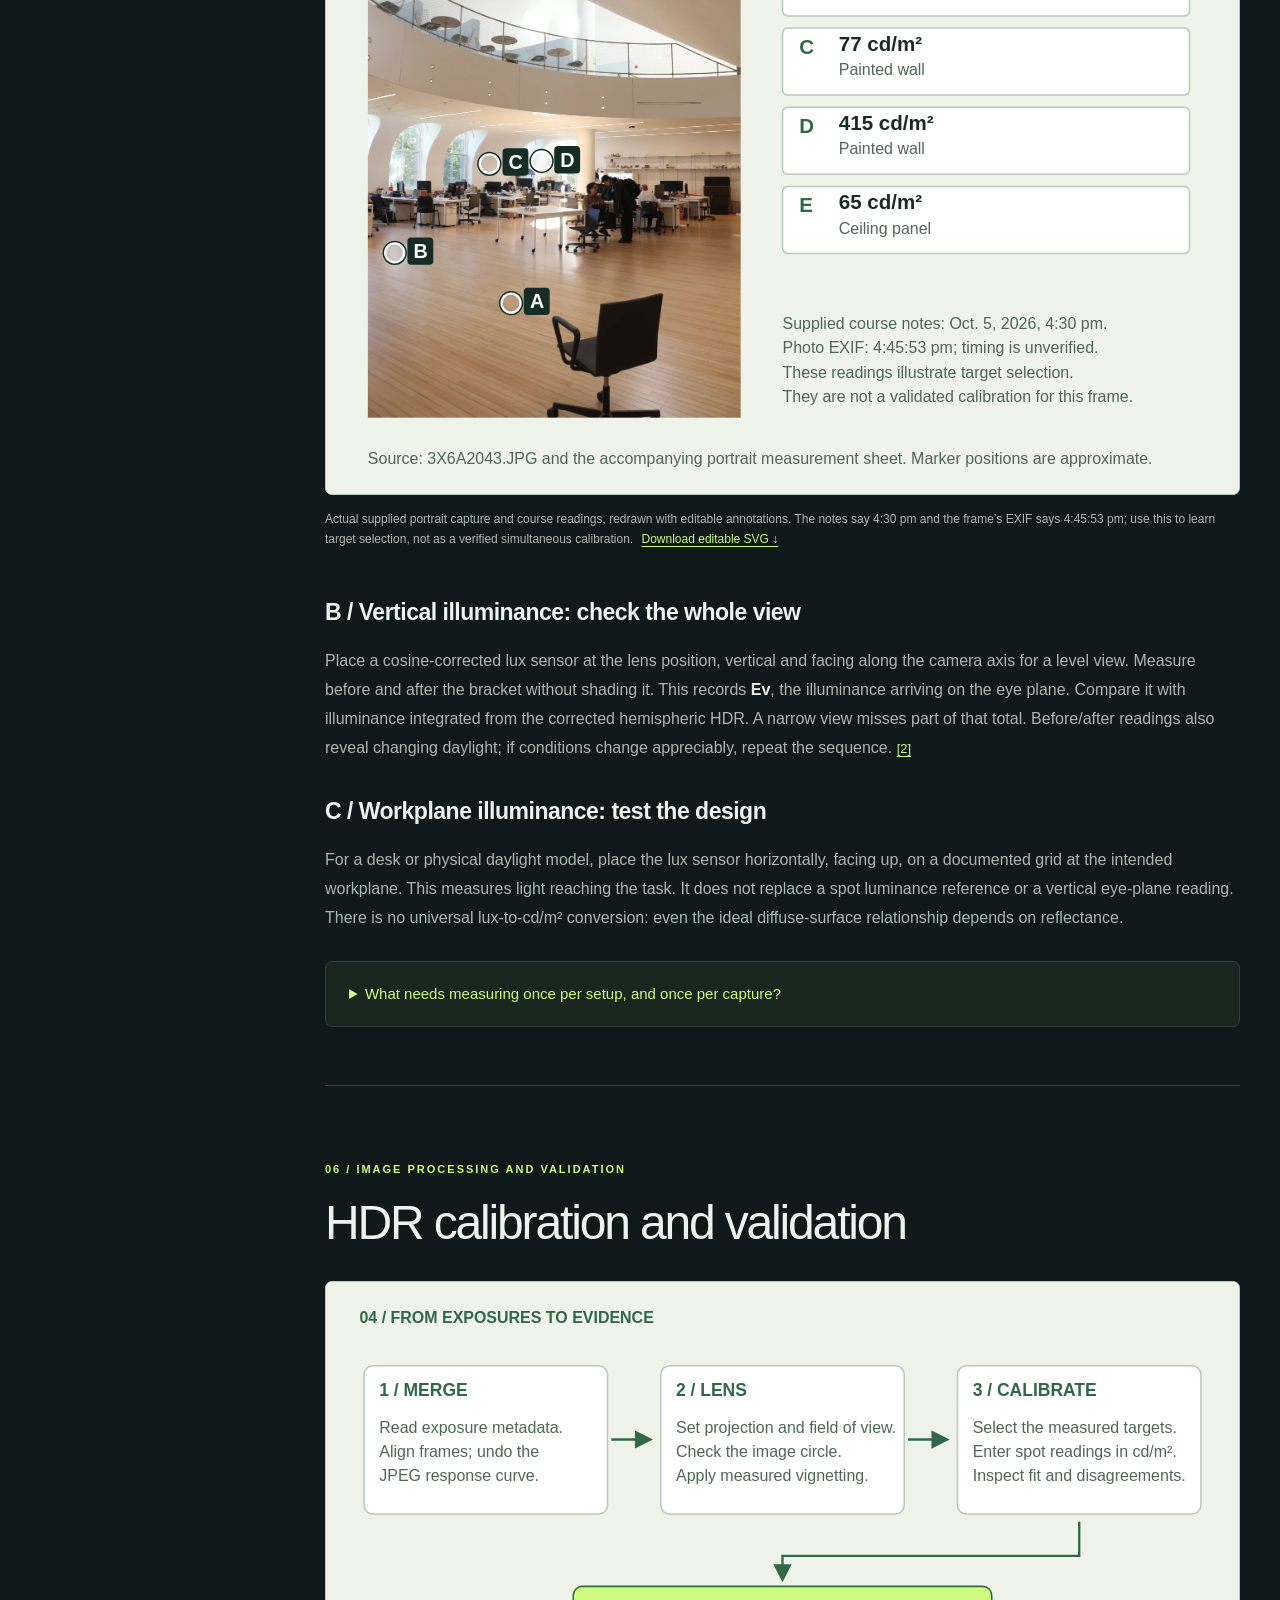
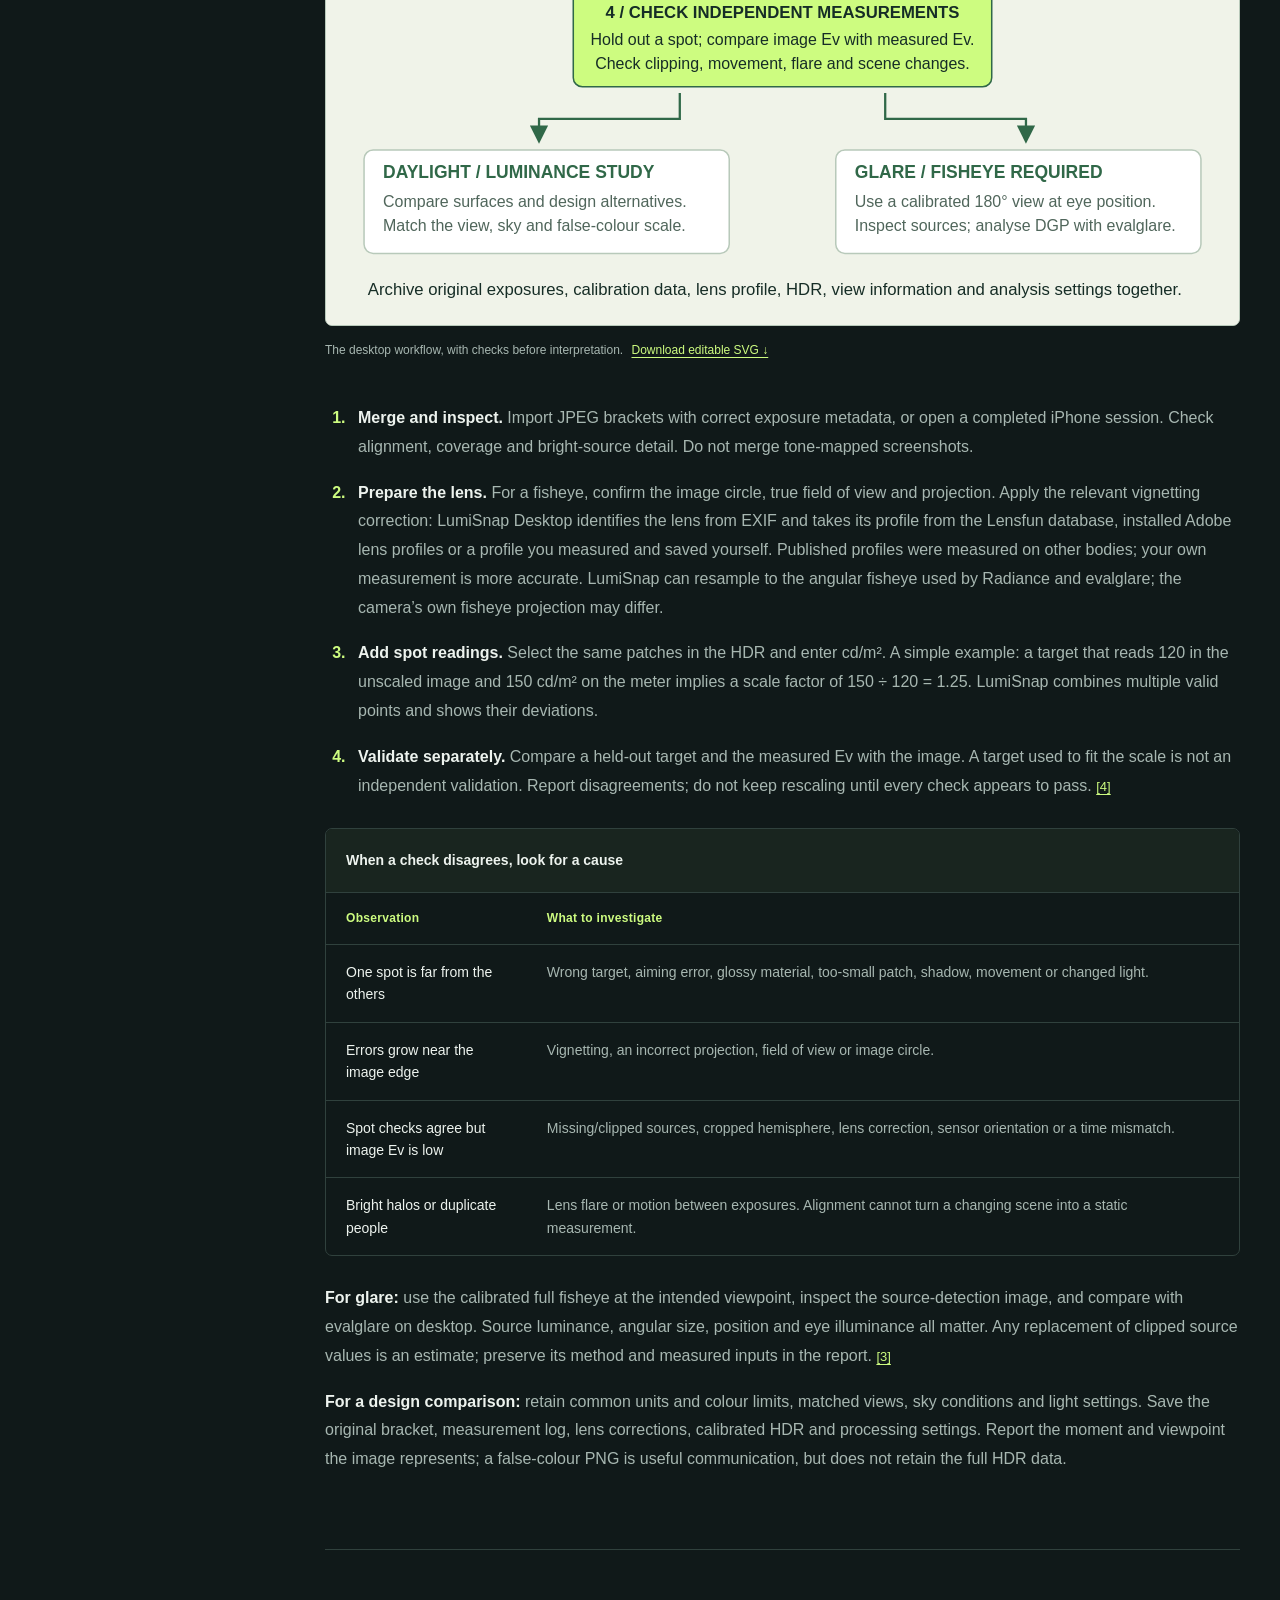
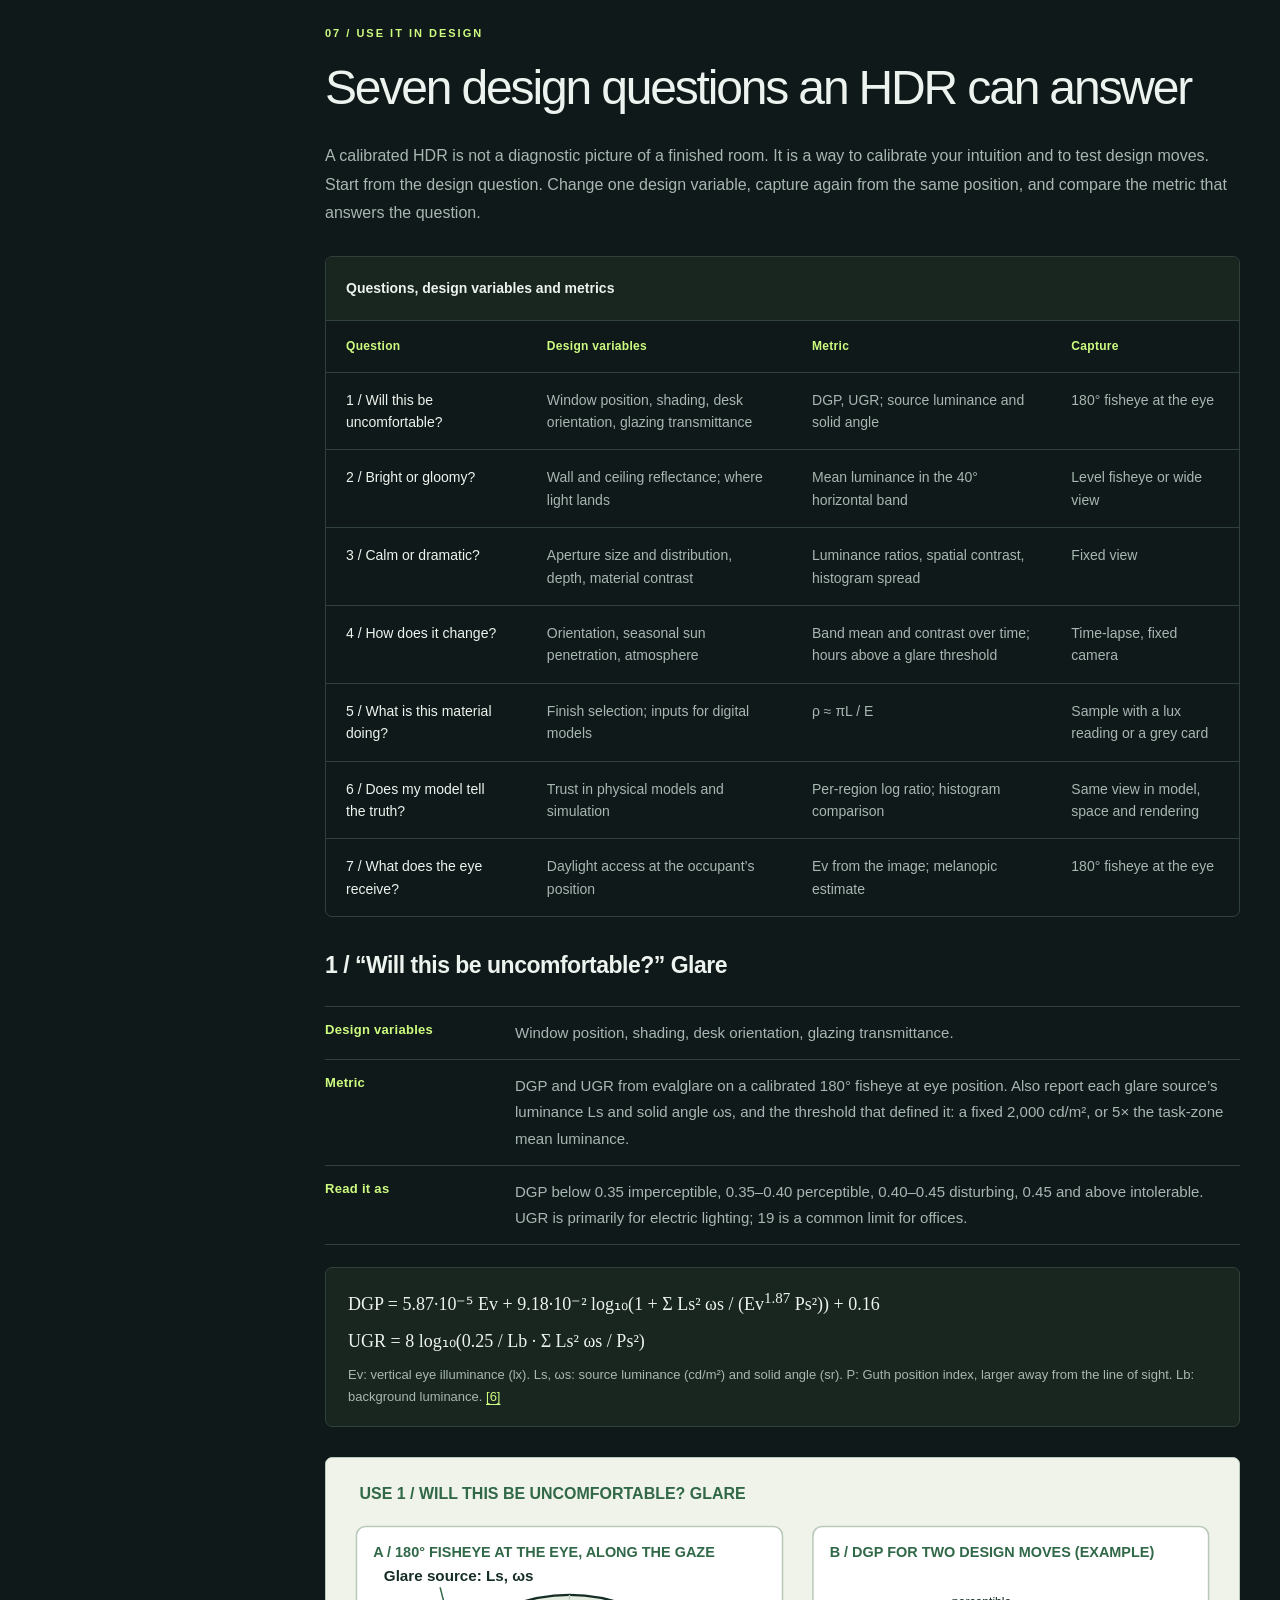
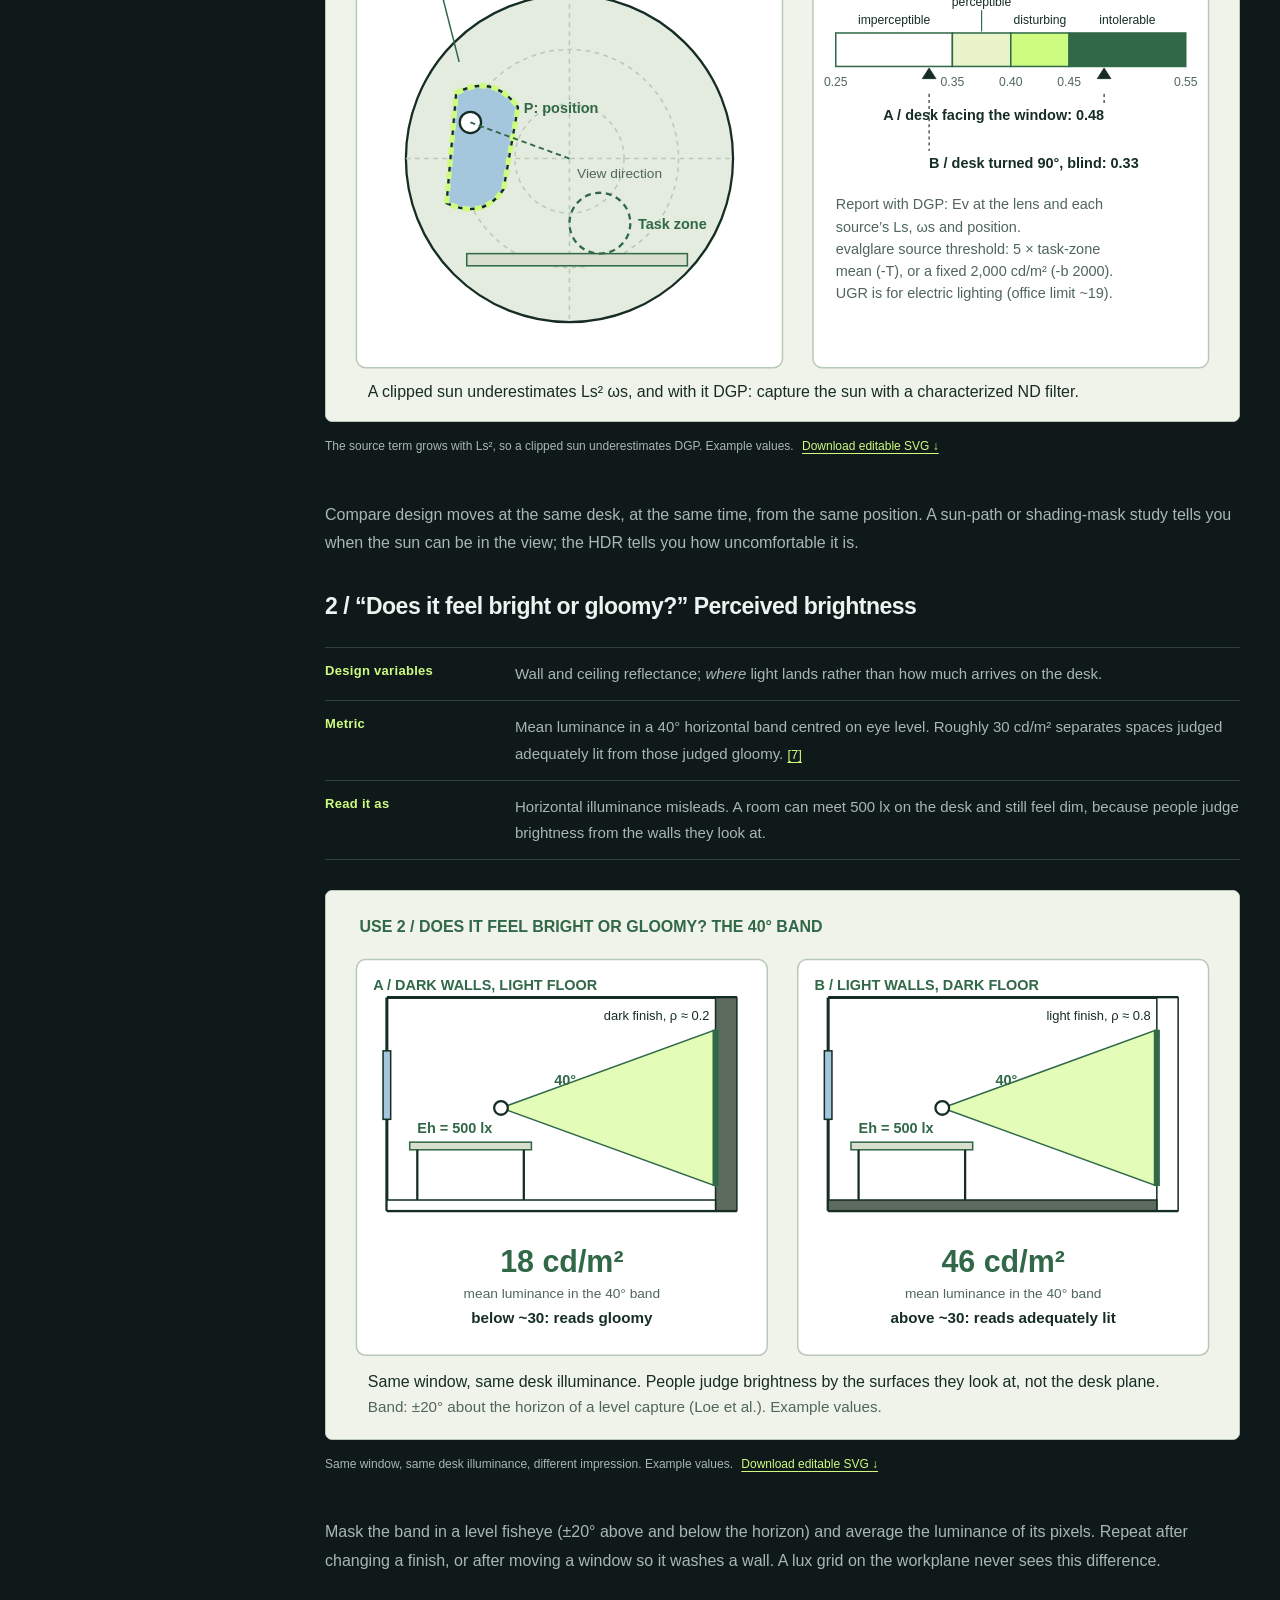
<file: guide.html>
<!doctype html>
<html lang="en">
<head>
  <meta charset="utf-8">
  <meta name="viewport" content="width=device-width, initial-scale=1">
  <meta name="theme-color" content="#101919">
  <meta name="description" content="A practical HDR photography guide for architecture students: camera setup, exposure brackets, luminance calibration, daylight model studies, fisheye glare analysis, and seven design questions with their metrics.">
  <title>HDR measurement guide for architecture students — LumiSnap</title>
  <link rel="icon" href="assets/icon.png">
  <link rel="stylesheet" href="styles.css">
  <link rel="stylesheet" href="guide.css?v=20261024-design">
</head>
<body>
<a class="skip-link" href="#guide-content">Skip to the guide</a>
<header class="wrap"><a class="brand" href="./"><img src="assets/icon.png" alt="" width="36" height="36">LumiSnap</a><nav aria-label="Main navigation"><a href="./#desktop">Desktop</a><a href="./#iphone">iPhone</a><a href="guide.html" aria-current="page">How to</a><a class="nav-cta" href="./#get">Get LumiSnap <span aria-hidden="true">↗</span></a></nav></header>
<main id="guide-content">
<section class="guide-hero wrap">
  <div><p class="eyebrow">THE LUMISNAP FIELD GUIDE / ABOUT 30 MINUTES</p><h1>A practical guide<br>to HDR measurement</h1><p class="guide-intro">Learn camera setup, exposure bracketing, luminance calibration and methods for daylight and glare studies, then use the images to answer design questions. A practical introduction for architecture students.</p><p class="guide-context">LumiSnap is used to teach lighting and daylighting in architecture at Cornell University and MIT.</p><a class="text-link" href="#field-checklist">Jump to the field checklist ↓</a></div>
  <figure class="guide-cover"><img src="assets/tutorial/fisheye-0422.webp" alt="A real fisheye exposure from the supplied lecture-hall capture series" width="1200" height="800" fetchpriority="high"><figcaption>Example fisheye exposure from the supplied capture series.</figcaption></figure>
</section>
<div class="wrap guide-layout">
<aside class="guide-nav" aria-label="Guide contents"><p class="eyebrow">IN THIS GUIDE</p><nav aria-label="On this page"><a href="#light">01 / What the image measures</a><a href="#question">02 / Choose your study</a><a href="#setup">03 / Set up the camera</a><a href="#brackets">04 / Capture the bracket</a><a href="#measure">05 / Take measurements</a><a href="#process">06 / Calibrate & check</a><a href="#design">07 / Use it in design</a><a href="#iphone-workflow">iPhone / Workflow & examples</a><a href="#field-checklist">08 / Field checklist</a><a href="#references">09 / Further reading</a></nav><a class="diagram-index" href="assets/tutorial/README.md">Diagram sources & image notes ↗</a></aside>
<div class="guide-body">
<section class="guide-section" id="light">
  <p class="eyebrow">01 / FIRST PRINCIPLES</p><h2>Luminance and illuminance</h2>
  <p>Think of a window lighting a desk. <strong>Illuminance</strong> describes how much light arrives at the desk. <strong>Luminance</strong> describes how bright the desk, the wall or the window is in a particular direction. A calibrated photograph maps luminance across the view.</p>
  <div class="concept-grid"><article><span class="unit">cd/m²</span><h3>Luminance</h3><p>Light travelling from a surface or source toward the camera. A spot luminance meter measures one small part of the view; a calibrated HDR records many directions at once.</p></article><article><span class="unit">lx</span><h3>Illuminance</h3><p>Light arriving on a plane. A lux meter on a desk faces up. At the eye position it faces forward. The position and orientation are part of the measurement.</p></article></div>
  <h3>High dynamic range imaging</h3><p>A camera sensor has a limited usable range: weak signals disappear into noise, while strong signals saturate, or <em>clip</em>. One photograph may preserve the room but lose the window, or preserve the window but lose the room. A bracket records the same scene at several exposure times. The merge combines the useful parts into a <strong>high dynamic range (HDR)</strong> image.</p>
  <p>A <strong>linear HDR</strong> preserves ratios: twice the value represents twice the light signal. Calibration gives that signal a physical scale. A screen preview compresses the range to make it visible; a false-colour view assigns colours to numbers. Neither a pleasing preview nor a phone’s ordinary “HDR photo” proves that the data are calibrated. Keep the numerical Radiance HDR as well as any presentation images. <a class="ref" href="#ref-inanici">[1]</a></p>
</section>
<section class="guide-section" id="question">
  <p class="eyebrow">02 / STUDY AND VIEW SELECTION</p><h2>View selection for daylight and glare studies</h2>
  <div class="study-cards"><article><h3>Daylight & model studies</h3><p>Compare light distribution on ceilings, walls and work surfaces, or test a shading or rooflight design. A normal lens can document a selected area. Keep the camera view and false-colour legend consistent between alternatives.</p><p>In a physical model, put the lens at the equivalent occupant position. Keep materials, glazing, model scale and sky conditions documented, and avoid blocking openings with the camera. Lux readings on a workplane answer a different question from surface luminances in the image.</p></article><article><h3>Glare from an occupant’s view</h3><p><strong>The LumiSnap glare workflow requires a fisheye lens and a complete 180° hemispheric view.</strong> Put the lens at the observer’s eye position and aim along the intended gaze direction. A narrow image omits light sources and changes their apparent sizes and positions.</p><p>A standard iPhone ultra-wide lens is not a 180° fisheye. Phone captures remain useful for luminance studies; use a characterized fisheye setup for the desktop glare workflow. An add-on lens also needs its projection, field of view and vignetting checked.</p></article></div>
  <p>For a daylight study, DGP (Daylight Glare Probability) helps assess discomfort from the captured view. UGR (Unified Glare Rating) is primarily an electric-lighting metric. Interpret each within its intended application; a single view at one time does not describe a room’s annual daylight performance. <a href="#design">Section 07</a> pairs each design question with its metric.</p>
  <p>A separately calibrated sky capture can also provide lighting input to a daylight simulation. That is a different capture from an interior view: it needs the sky hemisphere, orientation and a treatment of the sun. An interior photograph alone is not an annual sky model. <a class="ref" href="#ref-sky">[5]</a></p>
</section>
<section class="guide-section" id="setup">
  <p class="eyebrow">03 / THE FIELD SETUP</p><h2>Camera setup and positioning</h2>
  <p>Bring a tripod, a remote release or timer, a matte neutral target, and a calibrated spot luminance meter. A separate illuminance meter is strongly recommended for validation. For glare, add a fisheye that covers the full forward hemisphere on your camera’s sensor.</p>
  <figure class="diagram"><div class="diagram-scroll" tabindex="0" aria-label="Camera setup diagram; scroll horizontally on small screens"><img src="assets/tutorial/capture-setup.svg" alt="Plan and section of a fisheye camera at the observer position, with the lens at eye height and a lux sensor facing the view direction" width="1200" height="710" loading="lazy"></div><figcaption>Record the observer position and gaze direction. On small screens, scroll the diagram to inspect labels. <a href="assets/tutorial/capture-setup.svg" download>Download editable SVG ↓</a></figcaption></figure>
  <div class="table-scroll"><table><caption>Camera controls: what to fix, and why</caption><thead><tr><th scope="col">Control</th><th scope="col">Practical starting point</th><th scope="col">Why it matters</th></tr></thead><tbody>
  <tr><th scope="row">Shutter time</th><td>Change it for each exposure.</td><td>A longer exposure collects more light without changing lens geometry.</td></tr>
  <tr><th scope="row">Aperture / f-number</th><td>Fix it for the whole bracket. For an interchangeable-lens camera, f/8 is a starting point to test, not a universal optimum.</td><td>Aperture affects depth of field, vignetting and flare. Use corrections measured at the aperture you actually choose.</td></tr>
  <tr><th scope="row">ISO</th><td>Use a fixed, low native ISO, often 100, when the setup permits.</td><td>ISO changes signal gain; it does not collect more photons. More gain can reduce highlight headroom.</td></tr>
  <tr><th scope="row">Focus & white balance</th><td>Focus once and lock it. Use a fixed white balance.</td><td>Refocusing and changing colour processing make exposures harder to combine consistently.</td></tr>
  <tr><th scope="row">Image processing</th><td>For JPEGs, use consistent settings; disable automatic contrast, HDR, local tone changes and automatic lens corrections.</td><td>A global response curve cannot undo changing local edits. Keep JPEG picture settings tied to their response calibration.</td></tr>
  </tbody></table></div>
  <p>RAW stores sensor data before much of the camera’s picture processing. Bayer sensors sample red, green and blue through a filter mosaic; software reconstructs a colour image. RAW still needs correct black-level, exposure and colour handling, followed by physical validation. JPEG has already been processed and compressed, so its nonlinear brightness response must be accounted for. <a class="ref" href="#ref-inanici">[1]</a></p>
  <p><strong>On iPhone:</strong> LumiSnap manages adaptive Bayer RAW brackets on supported devices and lenses. Most phone lenses have a fixed aperture. Stabilize the phone, keep one supported lens, and inspect the saved coverage view after capture. Export the completed session ZIP to desktop with its saved HDR and measurements. Desktop merges camera JPEG brackets; it does not develop arbitrary camera RAW files.</p>
</section>
<section class="guide-section" id="brackets">
  <p class="eyebrow">04 / THE CAPTURE STRATEGY</p><h2>Exposure bracketing and range coverage</h2>
  <p>One exposure stop (1 EV) doubles or halves the collected light. At fixed aperture and ISO, 1/30 s collects about twice as much as 1/60 s. Start with overlapping exposures roughly 1–2 stops apart, then extend the range to suit the scene. The number of frames is a consequence of coverage, not a target.</p>
  <figure class="diagram"><div class="diagram-scroll" tabindex="0" aria-label="Exposure overlap diagram; scroll horizontally on small screens"><img src="assets/tutorial/exposure-strategy.svg" alt="Overlapping useful ranges from long, medium and short exposures combine into a linear HDR; sources clipped in every exposure cannot be recovered" width="1200" height="750" loading="lazy"></div><figcaption>Overlap connects the bracket. The range bars are conceptual, not measurements from the example. <a href="assets/tutorial/exposure-strategy.svg" download>Download editable SVG ↓</a></figcaption></figure>
  <ol class="practical-list"><li><strong>Check the short exposure.</strong> Important bright sources must remain below clipping in every colour channel in at least one frame. Inspect source pixels and coverage, not just the overall histogram.</li><li><strong>Check the long exposure.</strong> Dark surfaces you intend to measure need usable signal above noise. Keep enough intermediate frames to overlap.</li><li><strong>Watch the scene.</strong> Clouds, moving blinds, flickering lights and people can break the assumption that only the exposure changed. Capture promptly and repeat if conditions change.</li></ol>
  <h3>Explore the supplied fisheye bracket</h3>
  <p>These are real JPEGs from the project’s example series: Canon EOS 6D Mark II, 8 mm lens, f/4, ISO 200. The 11 frames run from 1.3 s to 1/50 s: about six stops between the endpoints, with uneven spacing. They span about a minute. This is an example to inspect, not a recommended bracket length or a certified measurement.</p>
  <div class="exposure-explorer" data-exposure-explorer hidden><figure><img id="exposure-image" src="assets/tutorial/fisheye-0422.webp" alt="Example fisheye exposure IMG_0422.JPG at 1/4 s" width="1200" height="800" loading="lazy"><figcaption><span id="exposure-label" aria-live="polite">IMG_0422.JPG · 1/4 s · f/4 · ISO 200</span><span id="exposure-position">5 / 11</span></figcaption></figure><label for="exposure-range">Move through the original exposures</label><input id="exposure-range" type="range" min="0" max="10" value="4" step="1" aria-describedby="exposure-help"><div class="range-ends"><span>Longer / brighter</span><span>Shorter / darker</span></div><p id="exposure-help">Use the arrow keys or drag the slider. Compare the front desks with the ceiling lights; also look for people who move between frames.</p></div>
  <div class="bracket-contact"><figure><img src="assets/tutorial/fisheye-0418.webp" alt="Long exposure: front desks are bright and some highlight detail is lost" width="1200" height="800" loading="lazy"><figcaption>1.3 s / room detail</figcaption></figure><figure><img src="assets/tutorial/fisheye-0422.webp" alt="Middle exposure with darker desks and ceiling" width="1200" height="800" loading="lazy"><figcaption>1/4 s / intermediate overlap</figcaption></figure><figure><img src="assets/tutorial/fisheye-0428.webp" alt="Short exposure preserving more detail near the bright ceiling lights" width="1200" height="800" loading="lazy"><figcaption>1/50 s / highlight check</figcaption></figure></div>
  <p class="callout"><strong>HDR cannot repair missing measurements.</strong> A source clipped in every exposure remains unknown. Direct sun and strong reflections can exceed an ordinary bracket’s range; they can also create flare that spreads light across the image. A characterized neutral-density filter can help capture brighter sources, but changes transmission and colour and needs its own correction. A darker-looking preview does not demonstrate that the sun is measured. <a class="ref" href="#ref-jakubiec-cie">[2]</a> <a class="ref" href="#ref-jakubiec-plea">[3]</a></p>
</section>
<section class="guide-section" id="measure">
  <p class="eyebrow">05 / MEASURE WHILE YOU CAPTURE</p><h2>Reference measurements for calibration</h2>
  <h3 id="meter-choice">Select a luminance or illuminance meter</h3>
  <p><strong>White diffuser: place it where you want to measure arriving light.</strong> The Konica Minolta T-10A is an illuminance meter and reads lux (lx). <strong>Lens and viewfinder: aim at the surface you want to measure.</strong> The LS-150 is a spot luminance meter and reads cd/m². Its central 1° measuring circle selects a small patch; the larger viewfinder helps you aim.</p>
  <figure class="diagram"><div class="diagram-scroll" tabindex="0" aria-label="Konica Minolta meter identification diagram; scroll horizontally on small screens"><img src="assets/tutorial/meter-identification.svg" alt="Konica Minolta T-10A with a white diffuser: place the sensor on a plane to measure illuminance in lux. LS-150 with a lens and viewfinder: aim at a selected patch to measure luminance in cd/m² for HDR calibration." width="1200" height="1110" loading="lazy"></div><figcaption>Recognize the sensor, check the unit, then choose how to position it. Simplified drawings of standard configurations; example display readings are not a conversion between lux and cd/m². Manufacturer references: <a href="https://sensing.konicaminolta.us/us/products/t-10a_t-10ma-illuminance-meters/">T-10A</a> · <a href="https://sensing.konicaminolta.us/us/products/ls-150-luminance-meter/">LS-150</a>. <a href="assets/tutorial/meter-identification.svg" download>Download editable SVG ↓</a></figcaption></figure>
  <figure class="diagram"><div class="diagram-scroll" tabindex="0" aria-label="Three measurement techniques; scroll horizontally on small screens"><img src="assets/tutorial/measurement-methods.svg" alt="Compare a spot luminance meter aimed at a matte target, a vertical lux sensor at the eye, and an upward-facing lux sensor on a desk" width="1200" height="750" loading="lazy"></div><figcaption>The unit, position and sensor orientation tell you what a reading means. <a href="assets/tutorial/measurement-methods.svg" download>Download editable SVG ↓</a></figcaption></figure>
  <h3>A / Spot luminance: set the image scale</h3><p>Measure several matte, evenly lit patches visible in the image, covering darker and brighter surfaces. Aim from near the camera position and record exactly which patch you measured. Avoid glossy surfaces, edges, shadows and clipped areas. A grey card is convenient, but “18% grey” does not specify its luminance: you still need the meter reading.</p>
  <p>The target must fill the meter’s acceptance cone. For example, a 1° spot is about 5.2 cm across at 3 m, so use a larger uniform patch. In desktop, choose the matching meter angle; on iPhone, choose an image sampling region contained in the same uniform patch. Take repeat readings and reserve at least one target as an independent check.</p>
  <figure class="diagram"><div class="diagram-scroll" tabindex="0" aria-label="Annotated portrait example; scroll horizontally on small screens"><img src="assets/tutorial/sample-calibration.svg" alt="The supplied portrait photo with five approximate target positions and recorded readings: A 67, B 165, C 77, D 415 and E 65 cd/m²" width="1200" height="930" loading="lazy"></div><figcaption>Actual supplied portrait capture and course readings, redrawn with editable annotations. The notes say 4:30 pm and the frame’s EXIF says 4:45:53 pm; use this to learn target selection, not as a verified simultaneous calibration. <a href="assets/tutorial/sample-calibration.svg" download>Download editable SVG ↓</a></figcaption></figure>
  <h3>B / Vertical illuminance: check the whole view</h3><p>Place a cosine-corrected lux sensor at the lens position, vertical and facing along the camera axis for a level view. Measure before and after the bracket without shading it. This records <strong>Ev</strong>, the illuminance arriving on the eye plane. Compare it with illuminance integrated from the corrected hemispheric HDR. A narrow view misses part of that total. Before/after readings also reveal changing daylight; if conditions change appreciably, repeat the sequence. <a class="ref" href="#ref-jakubiec-cie">[2]</a></p>
  <h3>C / Workplane illuminance: test the design</h3><p>For a desk or physical daylight model, place the lux sensor horizontally, facing up, on a documented grid at the intended workplane. This measures light reaching the task. It does not replace a spot luminance reference or a vertical eye-plane reading. There is no universal lux-to-cd/m² conversion: even the ideal diffuse-surface relationship depends on reflectance.</p>
  <details class="guide-details"><summary>What needs measuring once per setup, and once per capture?</summary><div><p><strong>Characterize the camera and lens:</strong> JPEG response, usable luminous range, projection, field of view, image circle and vignetting. Vignetting is the lens’s gradual darkening toward the edge. Under stable controlled lighting, a lab can track the same target at different off-axis positions by rotating the camera about the lens’s entrance pupil; the measured fall-off gives a correction for that lens and aperture. Recheck after changing relevant settings, filters or equipment.</p><p><strong>For each scene:</strong> record the spot readings, before/after Ev, timestamps and view, together with clipping and movement checks. Workplane readings are additional evidence for a daylight study. A global scale factor cannot correct spatially varying lens fall-off, flare or missing highlights. <a class="ref" href="#ref-inanici">[1]</a> <a class="ref" href="#ref-jakubiec-cie">[2]</a> <a class="ref" href="#ref-pierson">[4]</a></p></div></details>
</section>
<section class="guide-section" id="process">
  <p class="eyebrow">06 / IMAGE PROCESSING AND VALIDATION</p><h2>HDR calibration and validation</h2>
  <figure class="diagram"><div class="diagram-scroll" tabindex="0" aria-label="Processing workflow diagram; scroll horizontally on small screens"><img src="assets/tutorial/processing-workflow.svg" alt="Merge exposures, correct lens geometry and vignetting, calibrate using spot readings, independently validate, then analyse daylight or fisheye glare" width="1200" height="845" loading="lazy"></div><figcaption>The desktop workflow, with checks before interpretation. <a href="assets/tutorial/processing-workflow.svg" download>Download editable SVG ↓</a></figcaption></figure>
  <ol class="practical-list"><li><strong>Merge and inspect.</strong> Import JPEG brackets with correct exposure metadata, or open a completed iPhone session. Check alignment, coverage and bright-source detail. Do not merge tone-mapped screenshots.</li><li><strong>Prepare the lens.</strong> For a fisheye, confirm the image circle, true field of view and projection. Apply the relevant vignetting correction: LumiSnap Desktop identifies the lens from EXIF and takes its profile from the Lensfun database, installed Adobe lens profiles or a profile you measured and saved yourself. Published profiles were measured on other bodies; your own measurement is more accurate. LumiSnap can resample to the angular fisheye used by Radiance and evalglare; the camera’s own fisheye projection may differ.</li><li><strong>Add spot readings.</strong> Select the same patches in the HDR and enter cd/m². A simple example: a target that reads 120 in the unscaled image and 150 cd/m² on the meter implies a scale factor of 150 ÷ 120 = 1.25. LumiSnap combines multiple valid points and shows their deviations.</li><li><strong>Validate separately.</strong> Compare a held-out target and the measured Ev with the image. A target used to fit the scale is not an independent validation. Report disagreements; do not keep rescaling until every check appears to pass. <a class="ref" href="#ref-pierson">[4]</a></li></ol>
  <div class="table-scroll"><table><caption>When a check disagrees, look for a cause</caption><thead><tr><th scope="col">Observation</th><th scope="col">What to investigate</th></tr></thead><tbody><tr><th scope="row">One spot is far from the others</th><td>Wrong target, aiming error, glossy material, too-small patch, shadow, movement or changed light.</td></tr><tr><th scope="row">Errors grow near the image edge</th><td>Vignetting, an incorrect projection, field of view or image circle.</td></tr><tr><th scope="row">Spot checks agree but image Ev is low</th><td>Missing/clipped sources, cropped hemisphere, lens correction, sensor orientation or a time mismatch.</td></tr><tr><th scope="row">Bright halos or duplicate people</th><td>Lens flare or motion between exposures. Alignment cannot turn a changing scene into a static measurement.</td></tr></tbody></table></div>
  <p><strong>For glare:</strong> use the calibrated full fisheye at the intended viewpoint, inspect the source-detection image, and compare with evalglare on desktop. Source luminance, angular size, position and eye illuminance all matter. Any replacement of clipped source values is an estimate; preserve its method and measured inputs in the report. <a class="ref" href="#ref-jakubiec-plea">[3]</a></p>
  <p><strong>For a design comparison:</strong> retain common units and colour limits, matched views, sky conditions and light settings. Save the original bracket, measurement log, lens corrections, calibrated HDR and processing settings. Report the moment and viewpoint the image represents; a false-colour PNG is useful communication, but does not retain the full HDR data.</p>
</section>
<section class="guide-section" id="design">
  <p class="eyebrow">07 / USE IT IN DESIGN</p><h2>Seven design questions an HDR can answer</h2>
  <p>A calibrated HDR is not a diagnostic picture of a finished room. It is a way to calibrate your intuition and to test design moves. Start from the design question. Change one design variable, capture again from the same position, and compare the metric that answers the question.</p>
  <div class="table-scroll"><table class="use-table"><caption>Questions, design variables and metrics</caption><thead><tr><th scope="col">Question</th><th scope="col">Design variables</th><th scope="col">Metric</th><th scope="col">Capture</th></tr></thead><tbody>
  <tr><th scope="row"><a href="#use-glare">1 / Will this be uncomfortable?</a></th><td>Window position, shading, desk orientation, glazing transmittance</td><td>DGP, UGR; source luminance and solid angle</td><td>180° fisheye at the eye</td></tr>
  <tr><th scope="row"><a href="#use-brightness">2 / Bright or gloomy?</a></th><td>Wall and ceiling reflectance; where light lands</td><td>Mean luminance in the 40° horizontal band</td><td>Level fisheye or wide view</td></tr>
  <tr><th scope="row"><a href="#use-contrast">3 / Calm or dramatic?</a></th><td>Aperture size and distribution, depth, material contrast</td><td>Luminance ratios, spatial contrast, histogram spread</td><td>Fixed view</td></tr>
  <tr><th scope="row"><a href="#use-dynamics">4 / How does it change?</a></th><td>Orientation, seasonal sun penetration, atmosphere</td><td>Band mean and contrast over time; hours above a glare threshold</td><td>Time-lapse, fixed camera</td></tr>
  <tr><th scope="row"><a href="#use-reflectance">5 / What is this material doing?</a></th><td>Finish selection; inputs for digital models</td><td>ρ ≈ πL / E</td><td>Sample with a lux reading or a grey card</td></tr>
  <tr><th scope="row"><a href="#use-validation">6 / Does my model tell the truth?</a></th><td>Trust in physical models and simulation</td><td>Per-region log ratio; histogram comparison</td><td>Same view in model, space and rendering</td></tr>
  <tr><th scope="row"><a href="#use-eye">7 / What does the eye receive?</a></th><td>Daylight access at the occupant’s position</td><td>Ev from the image; melanopic estimate</td><td>180° fisheye at the eye</td></tr>
  </tbody></table></div>

  <h3 id="use-glare">1 / “Will this be uncomfortable?” Glare</h3>
  <dl class="use-meta"><div><dt>Design variables</dt><dd>Window position, shading, desk orientation, glazing transmittance.</dd></div><div><dt>Metric</dt><dd>DGP and UGR from evalglare on a calibrated 180° fisheye at eye position. Also report each glare source’s luminance Ls and solid angle ωs, and the threshold that defined it: a fixed 2,000 cd/m², or 5× the task-zone mean luminance.</dd></div><div><dt>Read it as</dt><dd>DGP below 0.35 imperceptible, 0.35–0.40 perceptible, 0.40–0.45 disturbing, 0.45 and above intolerable. UGR is primarily for electric lighting; 19 is a common limit for offices.</dd></div></dl>
  <p class="formula"><span>DGP = 5.87·10⁻⁵ Ev + 9.18·10⁻² log₁₀(1 + Σ Ls² ωs / (Ev<sup>1.87</sup> Ps²)) + 0.16</span><span>UGR = 8 log₁₀(0.25 / Lb · Σ Ls² ωs / Ps²)</span><small>Ev: vertical eye illuminance (lx). Ls, ωs: source luminance (cd/m²) and solid angle (sr). P: Guth position index, larger away from the line of sight. Lb: background luminance. <a class="ref" href="#ref-wienold">[6]</a></small></p>
  <figure class="diagram"><div class="diagram-scroll" tabindex="0" aria-label="Glare diagram; scroll horizontally on small screens"><img src="assets/tutorial/design-glare.svg" alt="A 180° fisheye at eye position with a window glare source, the sun, its position and the task zone, and a DGP scale comparing a desk facing the window at 0.48 with a desk turned 90° behind a blind at 0.33" width="1200" height="740" loading="lazy"></div><figcaption>The source term grows with Ls², so a clipped sun underestimates DGP. Example values. <a href="assets/tutorial/design-glare.svg" download>Download editable SVG ↓</a></figcaption></figure>
  <p>Compare design moves at the same desk, at the same time, from the same position. A sun-path or shading-mask study tells you when the sun can be in the view; the HDR tells you how uncomfortable it is.</p>

  <h3 id="use-brightness">2 / “Does it feel bright or gloomy?” Perceived brightness</h3>
  <dl class="use-meta"><div><dt>Design variables</dt><dd>Wall and ceiling reflectance; <em>where</em> light lands rather than how much arrives on the desk.</dd></div><div><dt>Metric</dt><dd>Mean luminance in a 40° horizontal band centred on eye level. Roughly 30 cd/m² separates spaces judged adequately lit from those judged gloomy. <a class="ref" href="#ref-loe">[7]</a></dd></div><div><dt>Read it as</dt><dd>Horizontal illuminance misleads. A room can meet 500 lx on the desk and still feel dim, because people judge brightness from the walls they look at.</dd></div></dl>
  <figure class="diagram"><div class="diagram-scroll" tabindex="0" aria-label="Perceived brightness diagram; scroll horizontally on small screens"><img src="assets/tutorial/design-brightness.svg" alt="Two room sections with the same 500 lx on the desk: with dark walls the 40° band averages 18 cd/m² and reads gloomy; with light walls it averages 46 cd/m² and reads adequately lit" width="1200" height="720" loading="lazy"></div><figcaption>Same window, same desk illuminance, different impression. Example values. <a href="assets/tutorial/design-brightness.svg" download>Download editable SVG ↓</a></figcaption></figure>
  <p>Mask the band in a level fisheye (±20° above and below the horizon) and average the luminance of its pixels. Repeat after changing a finish, or after moving a window so it washes a wall. A lux grid on the workplane never sees this difference.</p>

  <h3 id="use-contrast">3 / “Is it calm or dramatic?” Contrast and variability</h3>
  <dl class="use-meta"><div><dt>Design variables</dt><dd>Aperture size and distribution, room depth, material contrast, and the intent of the space.</dd></div><div><dt>Metric</dt><dd>Task : surround and surround : periphery luminance ratios, against the IES ballpark of 1 : 3 : 10 <a class="ref" href="#ref-ies">[8]</a>; spatial contrast <a class="ref" href="#ref-rockcastle">[9]</a>; and the spread of the log-luminance histogram.</dd></div><div><dt>Read it as</dt><dd>Neither calm nor dramatic is right in itself. A studio needs even light on the work; a chapel or a stair can use sharp contrast. The metric shows whether the design delivers its intent.</dd></div></dl>
  <p class="formula"><span>C = L̄ task / L̄ surround</span><span>σ = std(log₁₀ L) over the view’s pixels</span><small>A ratio of about 3 or less between task and surround, about 10 or less to the periphery. σ = 0.3 means a factor of about 2 either side of the typical value.</small></p>
  <figure class="diagram"><div class="diagram-scroll" tabindex="0" aria-label="Contrast diagram; scroll horizontally on small screens"><img src="assets/tutorial/design-contrast.svg" alt="Task, surround and periphery zones with the ratio 1 : 1/3 : 1/10, and two log-luminance histograms: narrow for a calm view and wide with two peaks for a dramatic view" width="1200" height="730" loading="lazy"></div><figcaption>Spatial contrast sums luminance differences between neighbouring pixels at several image resolutions. Example histograms. <a href="assets/tutorial/design-contrast.svg" download>Download editable SVG ↓</a></figcaption></figure>

  <h3 id="use-dynamics">4 / “How does it change over time?” Dynamics</h3>
  <dl class="use-meta"><div><dt>Design variables</dt><dd>Orientation, seasonal sun penetration, the atmosphere of the space through the day.</dd></div><div><dt>Metric</dt><dd>An HDR time-lapse from a fixed camera (LumiSnap for iPhone: <strong>Automation → Time-lapse</strong>): the 40° band mean and the contrast for each capture, and the number of captures, or hours, above a glare threshold.</dd></div><div><dt>Read it as</dt><dd>Treat each capture as standing for its interval. EN 17037 states glare protection as a DGP not exceeded for more than 5% of the occupied time: 0.45, 0.40 or 0.35 for its three levels. <a class="ref" href="#ref-en17037">[10]</a></dd></div></dl>
  <figure class="diagram"><div class="diagram-scroll" tabindex="0" aria-label="Time-lapse diagram; scroll horizontally on small screens"><img src="assets/tutorial/design-dynamics.svg" alt="Hourly captures from 8:00 to 18:00 in a west-facing studio: the 40° band mean rises above 30 cd/m² in the afternoon and DGP exceeds 0.40 in two late-afternoon captures" width="1200" height="750" loading="lazy"></div><figcaption>A single midday capture would miss both the calm morning and the late-afternoon glare. Example values. <a href="assets/tutorial/design-dynamics.svg" download>Download editable SVG ↓</a></figcaption></figure>
  <p>Daylight changes between captures, so record a spot reading and Ev each time, or keep a fixed reference target in the frame. One day is a sample, not a year: choose dates from the sun path, or extend the study with simulation (question 6).</p>

  <h3 id="use-reflectance">5 / “What is this material actually doing?” Reflectance</h3>
  <dl class="use-meta"><div><dt>Design variables</dt><dd>Finish selection; reflectances for digital models instead of guessed values.</dd></div><div><dt>Metric</dt><dd>Reflectance of a matte sample from its luminance and the illuminance on it, or against a grey card of known reflectance in the same light.</dd></div><div><dt>Read it as</dt><dd>Valid only for diffuse (matte) surfaces. A glossy or strongly textured finish looks different from every angle; photograph it from the occupants’ viewpoint instead of reducing it to one number.</dd></div></dl>
  <p class="formula"><span>ρ ≈ π L / E</span><span>ρx ≈ ρcard · Lx / Lcard</span><small>L in cd/m² from the calibrated HDR; E in lx, with the sensor in the plane of the sample. With a grey card in the same light, no lux meter is needed.</small></p>
  <figure class="diagram"><div class="diagram-scroll" tabindex="0" aria-label="Reflectance diagram; scroll horizontally on small screens"><img src="assets/tutorial/design-reflectance.svg" alt="A matte sample reflects the same luminance in every direction: ρ = π × 40 / 250 = 0.50. Against an 18% grey card in the same light: 0.18 × 49 / 14 = 0.63" width="1200" height="750" loading="lazy"></div><figcaption>Two ways to measure a finish. Example values. <a href="assets/tutorial/design-reflectance.svg" download>Download editable SVG ↓</a></figcaption></figure>

  <h3 id="use-validation">6 / “Does my model or simulation tell the truth?” Validation</h3>
  <dl class="use-meta"><div><dt>Design variables</dt><dd>Your trust in the tools: a physical scale model, a Radiance rendering, and when to believe each.</dd></div><div><dt>Metric</dt><dd>For the same view in the real space, the model and the rendering: the log ratio of the mean luminance in each region (ceiling, walls, floor, window), and a comparison of their log-luminance histograms.</dd></div><div><dt>Read it as</dt><dd>Scale models show light leaks, material mismatches and sky problems. Finding them is the lesson, not a failure: each mismatch tells you which part of the model to fix before you use it to decide.</dd></div></dl>
  <p class="formula"><span>r = log₁₀(L̄ model / L̄ real)</span><small>r = 0 agrees; ±0.1 ≈ ±26%; +0.3 ≈ twice as bright. Log ratios work across the decades a daylit view spans; a 50 cd/m² error means something different on a ceiling than on a window.</small></p>
  <figure class="diagram"><div class="diagram-scroll" tabindex="0" aria-label="Validation diagram; scroll horizontally on small screens"><img src="assets/tutorial/design-validation.svg" alt="The same view of a real space, a 1:20 scale model and a Radiance rendering, with a dot plot of log luminance ratios per region: the model is too bright at the ceiling and window and too dark at the floor; the rendering stays within ±0.1" width="1200" height="800" loading="lazy"></div><figcaption>Render with the same view type (an angular fisheye, <code>-vta</code>, for a fisheye capture), measured reflectances and a sky that matches the capture. Example values. <a href="assets/tutorial/design-validation.svg" download>Download editable SVG ↓</a></figcaption></figure>

  <h3 id="use-eye">7 / “What does the eye receive?” Vertical illuminance</h3>
  <dl class="use-meta"><div><dt>Metric</dt><dd>Ev integrated from the calibrated fisheye. A melanopic estimate is possible if you assume a spectrum; flag it as an approximation.</dd></div><div><dt>Read it as</dt><dd>Ev drives DGP and the non-visual effects of light. It is also the check on the whole capture: compare it with the lux sensor at the lens (section 05).</dd></div></dl>
  <p class="formula"><span>Ev = Σ Li · cos θi · ωi</span><span>m-EDI ≈ Ev · M-DER (assumed spectrum)</span><small>θ: angle from the view direction; ω: the pixel’s solid angle. An RGB camera does not measure the spectrum: state the assumed source, or use a spectrometer. <a class="ref" href="#ref-melanopic">[11]</a></small></p>
  <figure class="diagram"><div class="diagram-scroll" tabindex="0" aria-label="Eye illuminance diagram; scroll horizontally on small screens"><img src="assets/tutorial/design-eye.svg" alt="Each fisheye pixel contributes its luminance times the cosine of its angle from the view direction times its solid angle; a melanopic estimate multiplies Ev by the M-DER of an assumed spectrum, compared with a 250 lx daytime recommendation" width="1200" height="760" loading="lazy"></div><figcaption>Centre pixels count fully; the rim counts nothing. Example values. <a href="assets/tutorial/design-eye.svg" download>Download editable SVG ↓</a></figcaption></figure>

  <div class="callout"><p><strong>Capture pitfalls to drill early.</strong></p><ul class="pitfalls">
    <li><strong>The sun needs an ND filter.</strong> Without one, the sun clips in every frame and DGP is underestimated. The filter needs its own transmission correction.</li>
    <li><strong>Correct vignetting.</strong> Fisheye fall-off darkens the periphery, exactly where windows and glare sources often sit.</li>
    <li><strong>Fisheye at eye height for metrics.</strong> Glare, the 40° band and Ev need the full hemisphere from the occupant’s eye. Use perspective views for composition only.</li>
    <li><strong>Fix the camera for A/B tests.</strong> Same position, height, direction, lens and settings. Moving the camera changes the metric more than many design moves do.</li>
  </ul></div>
</section>
<section class="guide-section" id="iphone-workflow" aria-labelledby="iphone-workflow-heading">
  <p class="eyebrow">IPHONE / CAPTURE TO DESKTOP</p><h2 id="iphone-workflow-heading">iPhone capture and analysis workflow</h2>
  <p>These two sessions were captured with LumiSnap on iPhone using the Ultra Wide lens. Each includes its original Bayer RAW exposures, a merged HDR image and saved luminance reference points. Use them to follow the workflow from capture to desktop analysis.</p>
  <ol class="practical-list">
    <li><strong>Capture an exposure bracket.</strong> In <strong>Capture</strong>, select a lens that supports Bayer RAW. Keep the phone fixed and the scene static; a tripod is preferable. Automatic capture adjusts the bracket to cover the scene. Wait until capture and processing finish before moving the phone. <strong>Align frames</strong> and <strong>Reduce ghosts</strong> (camera settings, both on by default) correct small camera movement and use a single exposure where moving people or objects disagree; they do not replace a steady camera. For a study over time, open the sliders button → <strong>Automation → Time-lapse</strong> and choose the number of sessions, the interval and an optional start time. Keep the phone in place and LumiSnap open for the whole run.</li>
    <li><strong>Review the merged session.</strong> Open <strong>Sessions</strong>. The HDR merges automatically. Inspect <strong>HDR</strong>, <strong>Coverage</strong> and individual <strong>Frames</strong> for clipping, dark areas, alignment errors or movement before using the image for measurement.</li>
    <li><strong>Enter reference readings.</strong> In <strong>Calibration</strong>, tap uniform patches in the image and enter the corresponding spot-meter readings in cd/m². Match each image region to the measured patch, review the sampling radius, then tap <strong>Apply calibration</strong>. Points save automatically. Review residuals and check a separate target that was not used in the fit.</li>
    <li><strong>Inspect luminance.</strong> Open <strong>False colour</strong>. Tap the image for a luminance readout; set the minimum, maximum and logarithmic or linear display range, and choose a colour ramp (Turbo, Inferno, Magma or Viridis). The luminance histogram below the image shows how the view is distributed; dashed lines mark the display range. Grey pixels are excluded from measurement. Display settings change the view, not the HDR values. The share button exports the view with its legend as a full-resolution PNG.</li>
    <li><strong>Export or continue on desktop.</strong> Use the up-arrow in <strong>Sessions</strong> to export a calibrated HDR or a bracket-series ZIP. The ZIP preserves RAW originals, the saved working HDR and calibration data. In LumiSnap Desktop, choose <strong>Open project…</strong> and select the ZIP, or extract it and open <code>session.lumisnap.json</code>. The saved HDR opens without redeveloping the DNGs.</li>
  </ol>
  <div id="iphone-examples" class="iphone-examples" aria-label="iPhone capture examples">
    <article class="iphone-example">
      <h3>Design Tech Space</h3><p class="capture-meta">5 RAW exposures · Landscape · 4 reference points</p>
      <figure><div class="iphone-frame"><img src="assets/tutorial/iphone/designtechspace-preview.webp" alt="Landscape iPhone HDR preview of an architecture workspace with arched windows, desks and a mezzanine" width="1200" height="900" loading="lazy"><img class="point-overlay" src="assets/tutorial/iphone/designtechspace-points.svg" alt="" aria-hidden="true" width="1200" height="900" loading="lazy"></div><figcaption>Tone-mapped HDR preview. Numbers mark the saved reference points.</figcaption></figure>
      <details><summary>Luminance map and reference readings</summary><div class="example-data">
        <figure><div class="iphone-frame"><img src="assets/tutorial/iphone/designtechspace-luminance.webp" alt="Calibrated false-colour luminance map of Design Tech Space, showing brighter windows and lower luminance across the interior" width="1200" height="900" loading="lazy"></div><figcaption>Rendered from the working HDR with its saved calibration factor, 1.0267.</figcaption></figure>
        <div class="luminance-legend"><img src="assets/tutorial/iphone/luminance-legend.webp" alt="Turbo colour scale from low luminance in purple to high luminance in red" width="1024" height="24" loading="lazy"><div><span>10</span><span>100</span><span>1,000</span><span>10,000</span></div><p>cd/m² · Logarithmic scale</p></div>
        <table><caption>Saved calibration readings</caption><thead><tr><th scope="col">Point</th><th scope="col">Meter (cd/m²)</th><th scope="col">Fit residual</th></tr></thead><tbody><tr><th scope="row">1</th><td>111.01</td><td>+2.7%</td></tr><tr><th scope="row">2</th><td>161</td><td>+2.2%</td></tr><tr><th scope="row">3</th><td>131.5</td><td>−7.7%</td></tr><tr><th scope="row">4</th><td>83.5</td><td>+3.1%</td></tr></tbody></table>
        <p class="capture-note">The saved merge excludes 1.2% of pixels from measurement. These appear grey in the luminance map.</p>
      </div></details>
    </article>
    <article class="iphone-example">
      <h3>Milstein Dome</h3><p class="capture-meta">6 RAW exposures · Portrait · 3 reference points</p>
      <figure><div class="iphone-frame"><img src="assets/tutorial/iphone/milsteindome-preview.webp" alt="Portrait iPhone HDR preview of the Milstein Dome interior with skylights, concrete ramps and glazed railings" width="900" height="1200" loading="lazy"><img class="point-overlay" src="assets/tutorial/iphone/milsteindome-points.svg" alt="" aria-hidden="true" width="900" height="1200" loading="lazy"></div><figcaption>Tone-mapped HDR preview. Numbers mark the saved reference points.</figcaption></figure>
      <details><summary>Luminance map and reference readings</summary><div class="example-data">
        <figure><div class="iphone-frame"><img src="assets/tutorial/iphone/milsteindome-luminance.webp" alt="Calibrated false-colour luminance map of Milstein Dome, showing the contrast between skylights, light fixtures and concrete surfaces" width="900" height="1200" loading="lazy"></div><figcaption>Rendered from the working HDR with its saved calibration factor, 0.9090.</figcaption></figure>
        <div class="luminance-legend"><img src="assets/tutorial/iphone/luminance-legend.webp" alt="Turbo colour scale from low luminance in purple to high luminance in red" width="1024" height="24" loading="lazy"><div><span>10</span><span>100</span><span>1,000</span><span>10,000</span></div><p>cd/m² · Logarithmic scale</p></div>
        <table><caption>Saved calibration readings</caption><thead><tr><th scope="col">Point</th><th scope="col">Meter (cd/m²)</th><th scope="col">Fit residual</th></tr></thead><tbody><tr><th scope="row">1</th><td>1,266</td><td>+15.7%</td></tr><tr><th scope="row">2</th><td>35.9</td><td>−8.0%</td></tr><tr><th scope="row">3</th><td>55.3</td><td>−6.0%</td></tr></tbody></table>
        <p class="capture-note">The saved merge excludes 3.8% of pixels from measurement. These appear grey in the luminance map.</p>
      </div></details>
    </article>
  </div>
  <p class="iphone-example-note">The previews and luminance maps are rendered from the exported HDR data; they are not app screenshots. Both maps use the same 10–10,000 cd/m² range, with out-of-range values shown in the end colours. Residuals describe the saved fit to its own reference readings, not independent accuracy. The meter model was not recorded in these exports.</p>
  <p class="callout"><strong>These Ultra Wide captures are for luminance studies.</strong> They are not complete 180° fisheye views and should not be used for the desktop glare workflow. Calibration does not replace validation of the camera, lens and measurement setup.</p>
</section>
<section class="guide-section checklist-section" id="field-checklist">
  <p class="eyebrow">08 / FIELD CHECKLIST</p><h2>Field measurement checklist</h2>
  <ul class="field-checklist"><li>Record the design question and the metric that answers it, the camera position, eye height, gaze direction, date, time and sky conditions.</li><li>Use a tripod, fixed settings and overlapping exposures. Glare, the 40° band and Ev need a complete, characterized 180° fisheye view at eye height.</li><li>With the sun in view, add a characterized ND filter. For A/B comparisons, do not move the camera between captures.</li><li>Confirm useful shadows in a long exposure and unclipped important sources in a short one.</li><li>Measure and label several luminance targets in cd/m²; keep one for an independent check.</li><li>Record vertical Ev in lux at the lens before and after capture. Repeat if the scene changes.</li><li>For daylight models or task lighting, record a separate upward-facing workplane illuminance grid.</li><li>Check for motion and flare. Keep the originals and a measurement log with instrument details.</li><li>After processing, check calibration residuals and independent measurements before reporting results.</li></ul>
  <a class="text-link" href="assets/tutorial/field-log.csv" download>Download a field measurement log (CSV) ↓</a>
</section>
<section class="guide-section references" id="references">
  <p class="eyebrow">09 / REFERENCES</p><h2>References & further reading</h2>
  <p>This guide translates established HDR measurement methods into a student workflow. The papers provide the experimental methods, limitations and validation detail. Recommendations are starting points to validate with your own equipment.</p>
  <ol><li id="ref-inanici"><strong>Mehlika N. Inanici (2006).</strong> <a href="https://faculty.washington.edu/inanici/Publications/LRTPublished.pdf">Evaluation of high dynamic range photography as a luminance data acquisition system.</a> <em>Lighting Research & Technology</em>, 38(2). <span>Foundations: camera response, photometric calibration and lens effects.</span></li>
  <li id="ref-jakubiec-cie"><strong>J. Alstan Jakubiec, Kevin Van Den Wymelenberg, Mehlika Inanici & Alen Mahic (2016).</strong> <a href="https://faculty.washington.edu/inanici/Publications/CIE-HDR-Jakubiecetal.pdf.pdf">Accurate Measurement of Daylit Interior Scenes Using High Dynamic Range Photography.</a> CIE Lighting Quality & Energy Efficiency, Melbourne. <span>Aperture, vignetting, scene variability and luminous overflow.</span></li>
  <li id="ref-jakubiec-plea"><strong>J. Alstan Jakubiec, Mehlika Inanici, Kevin Van Den Wymelenberg & Alen Mahic (2016).</strong> <a href="https://faculty.washington.edu/inanici/Publications/PLEA-HDR.pdf">Improving the Accuracy of Measurements in Daylit Interior Scenes Using High Dynamic Range Photography.</a> PLEA, Los Angeles. <span>Bright sources, extended capture range and implications for visual comfort.</span></li>
  <li id="ref-pierson"><strong>Clotilde Pierson, Coralie Cauwerts, Magali Bodart & Jan Wienold (2021; first published online 2020).</strong> <a href="https://doi.org/10.1080/15502724.2019.1684319">Tutorial: Luminance Maps for Daylighting Studies from High Dynamic Range Photography.</a> <em>LEUKOS</em>, 17(2), 140–169. <a href="https://research.dial.uclouvain.be/entities/publication/bc596bb7-4249-4f82-ac4b-cc5c4a77341d">Open-access repository.</a> <span>A detailed calibration procedure and validation framework.</span></li>
  <li id="ref-sky"><strong>Mehlika Inanici (2009).</strong> <a href="https://faculty.washington.edu/inanici/Publications/BS09_0264_271.pdf">Applications of Image Based Rendering in Lighting Simulation: Development and Evaluation of Image Based Sky Models.</a> IBPSA Building Simulation, Glasgow. <span>Using measured HDR skies as simulation input.</span></li>
  <li id="ref-wienold"><strong>Jan Wienold & Jens Christoffersen (2006).</strong> Evaluation methods and development of a new glare prediction model for daylight environments with the use of CCD cameras. <em>Energy and Buildings</em>, 38(7), 743–757. <span>DGP; evalglare implements it with UGR and source detection.</span></li>
  <li id="ref-loe"><strong>David L. Loe, Kevin P. Mansfield & Edward Rowlands (1994).</strong> Appearance of lit environment and its relevance in lighting design: experimental study. <em>Lighting Research & Technology</em>, 26(3), 119–133. <span>The 40° horizontal band and the ~30 cd/m² threshold.</span></li>
  <li id="ref-ies"><strong>Illuminating Engineering Society (2011).</strong> <em>The Lighting Handbook</em>, 10th edition. <span>Recommended luminance ratios between task, surround and periphery.</span></li>
  <li id="ref-rockcastle"><strong>Siobhan Rockcastle & Marilyne Andersen (2014).</strong> Measuring the dynamics of contrast & daylight variability in architecture: a proof-of-concept methodology. <em>Building and Environment</em>, 81, 320–333. <span>Spatial contrast and its variation over time.</span></li>
  <li id="ref-en17037"><strong>EN 17037:2018.</strong> <em>Daylight in buildings.</em> <span>Glare protection levels by DGP exceeded for no more than 5% of the occupied time.</span></li>
  <li id="ref-melanopic"><strong>CIE S 026:2018</strong>, System for metrology of optical radiation for ipRGC-influenced responses to light; <strong>Timothy M. Brown et al. (2022)</strong>, Recommendations for daytime, evening, and nighttime indoor light exposure, <em>PLOS Biology</em>, 20(3), e3001571. <span>Melanopic EDI, M-DER and the 250 lx daytime recommendation.</span></li></ol>
  <div class="guide-credit"><p><strong>About the developer.</strong> LumiSnap is created by <a href="https://aap.cornell.edu/people/timur-dogan/">Timur Dogan</a>, Associate Professor of Architecture at Cornell University and director of the Environmental Systems Lab. His work connects daylighting, building performance simulation and architectural design.</p><p>Example photographs and measurement notes come from the supplied LumiSnap course capture series. All explanatory diagrams were drawn for this guide; values in the section 07 diagrams marked “example” explain each metric and are not measurements. Download the SVGs to edit shapes, labels and annotations in Illustrator or Inkscape; the example photograph inside the annotated diagram remains a raster image.</p><p><a href="assets/tutorial/lumisnap-editable-diagrams.zip" download>Download all thirteen editable diagrams (ZIP) ↓</a></p></div>
</section>
</div></div>
<section class="guide-end wrap"><div><p class="eyebrow">LUMISNAP APPLICATIONS</p><h2>Download LumiSnap</h2></div><a class="button" href="./#get">Get LumiSnap <span aria-hidden="true">↗</span></a></section>
</main>
<footer class="wrap"><a class="brand" href="./">LumiSnap</a><p>HDR photography and luminance analysis</p><a href="privacy.html">Privacy Policy</a><a href="#guide-content">Back to top ↑</a></footer>
<script src="guide.js"></script>
</body>
</html>
</file>
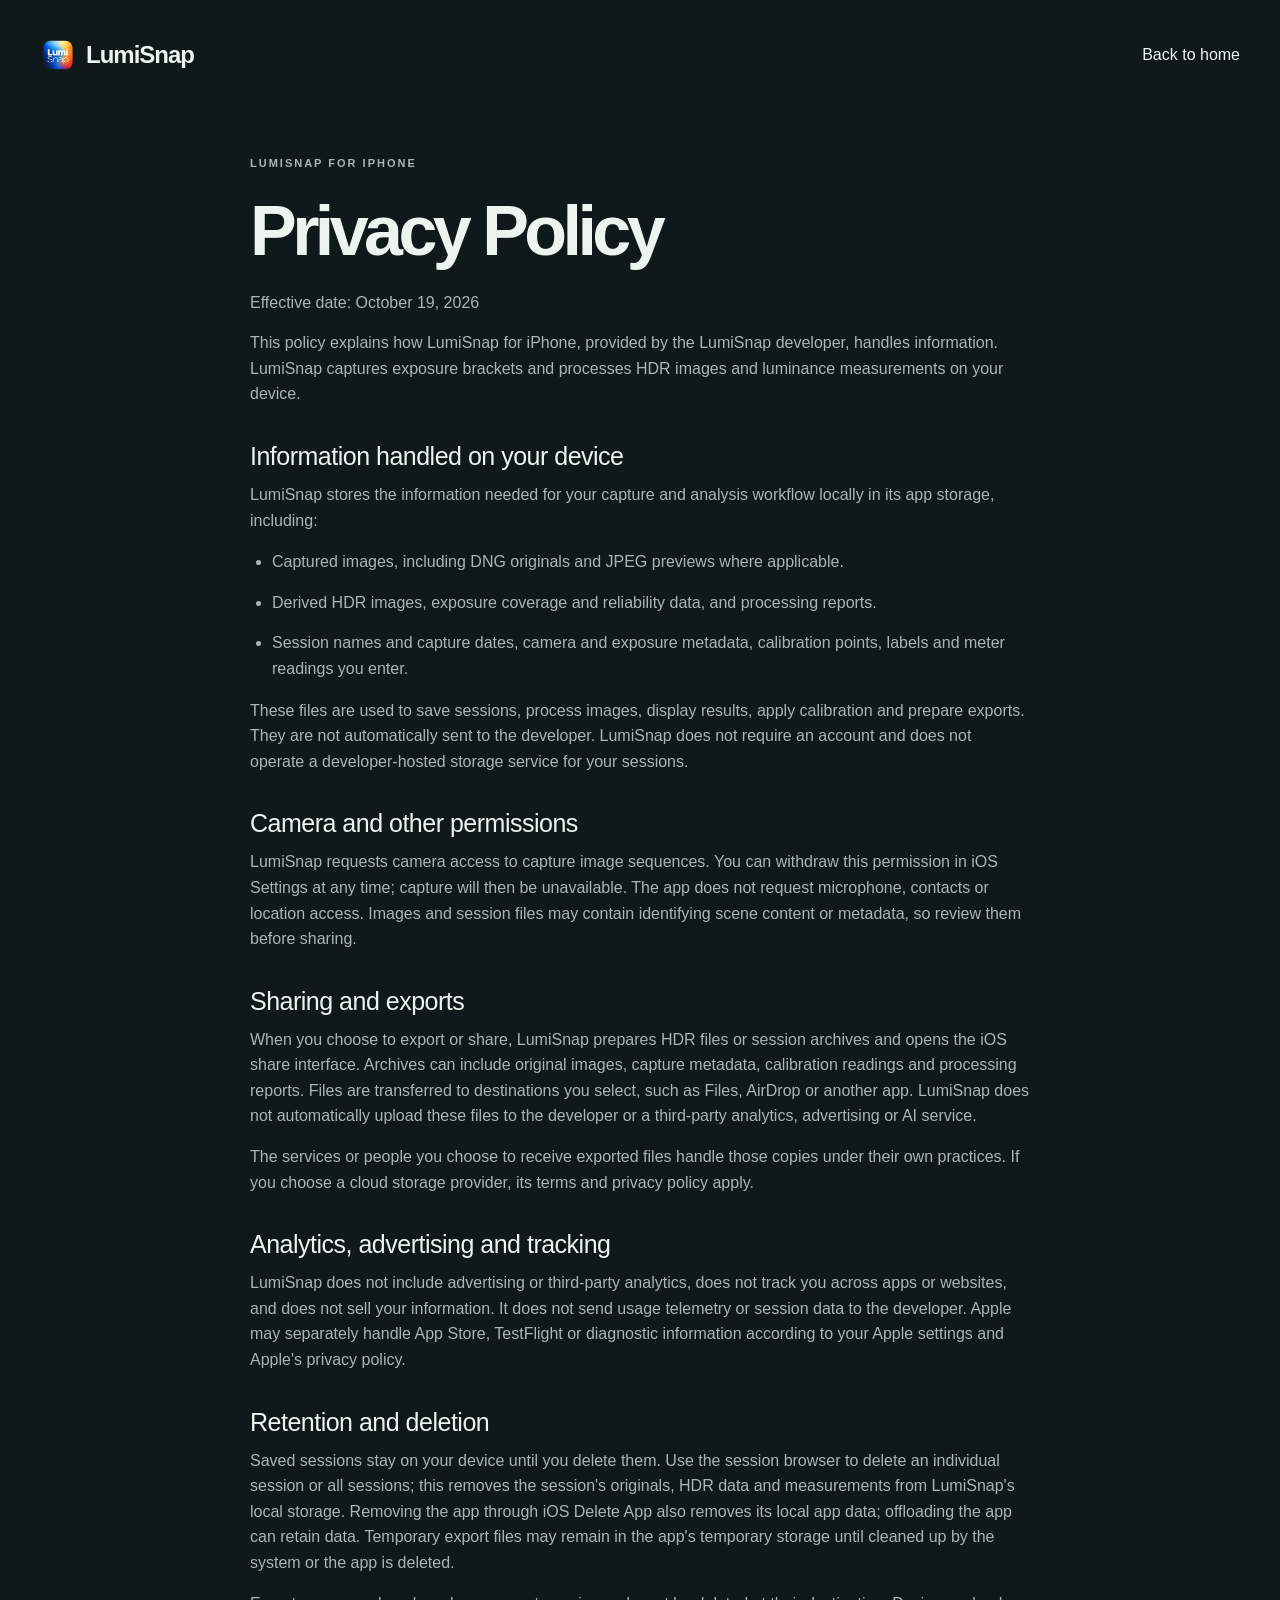
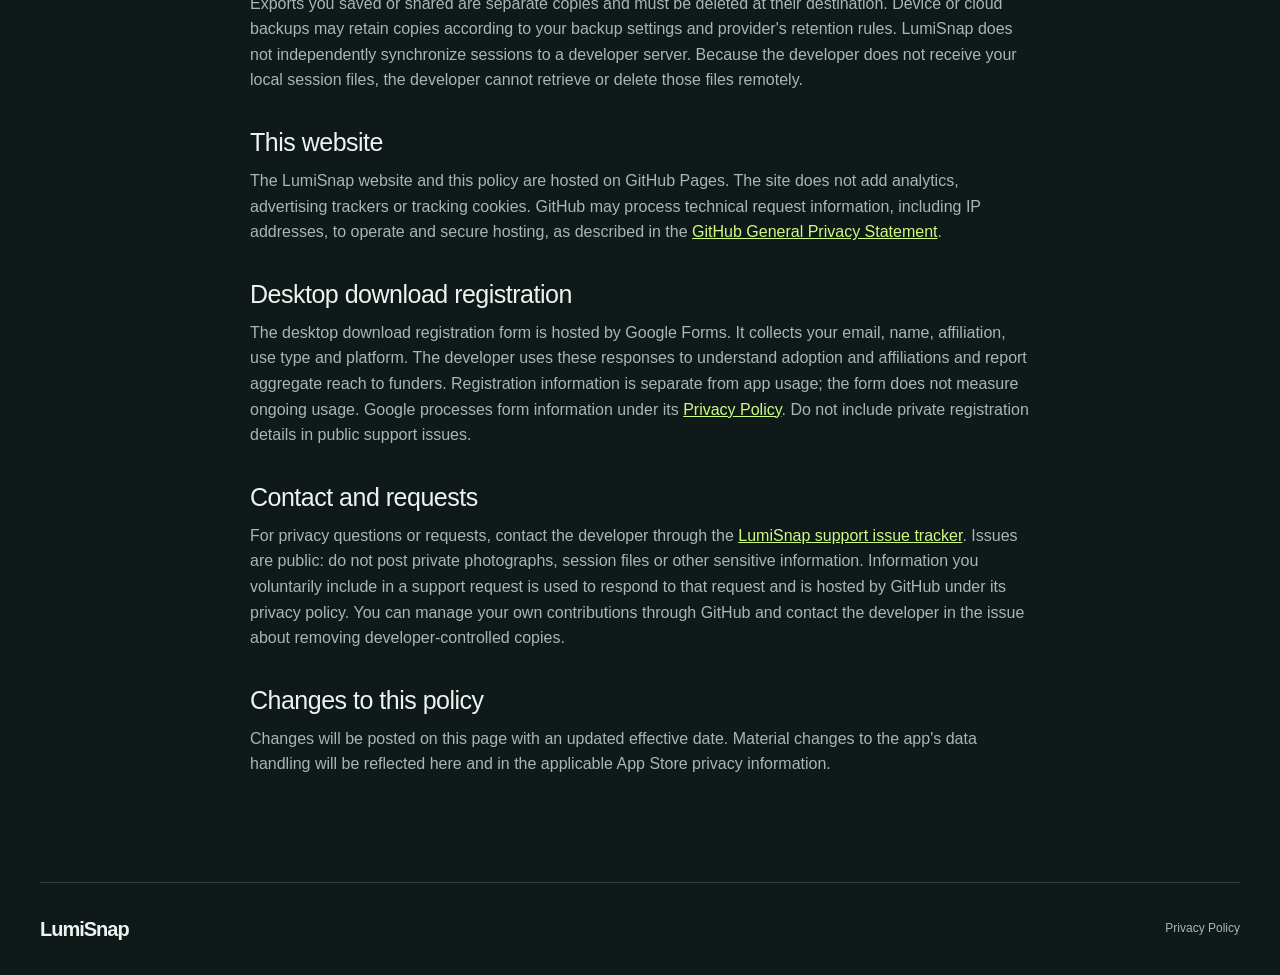
<file: privacy.html>
<!doctype html>
<html lang="en">
<head><meta charset="utf-8"><meta name="viewport" content="width=device-width, initial-scale=1"><meta name="description" content="Privacy policy for LumiSnap for iPhone."><title>Privacy Policy — LumiSnap</title><link rel="icon" href="assets/icon.png"><link rel="stylesheet" href="styles.css"><style>.policy{max-width:780px;padding-block:45px 90px}.policy h1{font-size:clamp(42px,7vw,70px);line-height:1.1;margin:20px 0}.policy h2{font-size:25px;margin:36px 0 12px;letter-spacing:-.02em}.policy p,.policy li{color:var(--muted);margin-bottom:15px}.policy a{color:var(--accent);text-decoration:underline}.policy ul{padding-left:22px}</style></head>
<body><header class="wrap"><a class="brand" href="./"><img src="assets/icon.png" width="36" height="36" alt="">LumiSnap</a><a href="./">Back to home</a></header>
<main class="wrap policy"><p class="eyebrow">LUMISNAP FOR IPHONE</p><h1>Privacy Policy</h1><p>Effective date: October 19, 2026</p>
<p>This policy explains how LumiSnap for iPhone, provided by the LumiSnap developer, handles information. LumiSnap captures exposure brackets and processes HDR images and luminance measurements on your device.</p>
<h2>Information handled on your device</h2><p>LumiSnap stores the information needed for your capture and analysis workflow locally in its app storage, including:</p><ul><li>Captured images, including DNG originals and JPEG previews where applicable.</li><li>Derived HDR images, exposure coverage and reliability data, and processing reports.</li><li>Session names and capture dates, camera and exposure metadata, calibration points, labels and meter readings you enter.</li></ul><p>These files are used to save sessions, process images, display results, apply calibration and prepare exports. They are not automatically sent to the developer. LumiSnap does not require an account and does not operate a developer-hosted storage service for your sessions.</p>
<h2>Camera and other permissions</h2><p>LumiSnap requests camera access to capture image sequences. You can withdraw this permission in iOS Settings at any time; capture will then be unavailable. The app does not request microphone, contacts or location access. Images and session files may contain identifying scene content or metadata, so review them before sharing.</p>
<h2>Sharing and exports</h2><p>When you choose to export or share, LumiSnap prepares HDR files or session archives and opens the iOS share interface. Archives can include original images, capture metadata, calibration readings and processing reports. Files are transferred to destinations you select, such as Files, AirDrop or another app. LumiSnap does not automatically upload these files to the developer or a third-party analytics, advertising or AI service.</p><p>The services or people you choose to receive exported files handle those copies under their own practices. If you choose a cloud storage provider, its terms and privacy policy apply.</p>
<h2>Analytics, advertising and tracking</h2><p>LumiSnap does not include advertising or third-party analytics, does not track you across apps or websites, and does not sell your information. It does not send usage telemetry or session data to the developer. Apple may separately handle App Store, TestFlight or diagnostic information according to your Apple settings and Apple's privacy policy.</p>
<h2>Retention and deletion</h2><p>Saved sessions stay on your device until you delete them. Use the session browser to delete an individual session or all sessions; this removes the session's originals, HDR data and measurements from LumiSnap's local storage. Removing the app through iOS Delete App also removes its local app data; offloading the app can retain data. Temporary export files may remain in the app's temporary storage until cleaned up by the system or the app is deleted.</p><p>Exports you saved or shared are separate copies and must be deleted at their destination. Device or cloud backups may retain copies according to your backup settings and provider's retention rules. LumiSnap does not independently synchronize sessions to a developer server. Because the developer does not receive your local session files, the developer cannot retrieve or delete those files remotely.</p>
<h2>This website</h2><p>The LumiSnap website and this policy are hosted on GitHub Pages. The site does not add analytics, advertising trackers or tracking cookies. GitHub may process technical request information, including IP addresses, to operate and secure hosting, as described in the <a href="https://docs.github.com/en/site-policy/privacy-policies/github-general-privacy-statement">GitHub General Privacy Statement</a>.</p>
<h2>Desktop download registration</h2><p>The desktop download registration form is hosted by Google Forms. It collects your email, name, affiliation, use type and platform. The developer uses these responses to understand adoption and affiliations and report aggregate reach to funders. Registration information is separate from app usage; the form does not measure ongoing usage. Google processes form information under its <a href="https://policies.google.com/privacy">Privacy Policy</a>. Do not include private registration details in public support issues.</p>
<h2>Contact and requests</h2><p>For privacy questions or requests, contact the developer through the <a href="https://github.com/tkdogan/LumiSnap/issues">LumiSnap support issue tracker</a>. Issues are public: do not post private photographs, session files or other sensitive information. Information you voluntarily include in a support request is used to respond to that request and is hosted by GitHub under its privacy policy. You can manage your own contributions through GitHub and contact the developer in the issue about removing developer-controlled copies.</p>
<h2>Changes to this policy</h2><p>Changes will be posted on this page with an updated effective date. Material changes to the app's data handling will be reflected here and in the applicable App Store privacy information.</p>
</main><footer class="wrap"><a class="brand" href="./">LumiSnap</a><a href="privacy.html" aria-current="page">Privacy Policy</a></footer></body></html>
</file>
<file: styles.css>
:root{color-scheme:dark;--bg:#101919;--text:#edf3ee;--muted:#a7b7b1;--line:#30413d;--accent:#cdfc80}*{box-sizing:border-box}html{scroll-behavior:smooth;scroll-padding-top:28px}body{margin:0;background:var(--bg);color:var(--text);font-family:Arial,Helvetica,sans-serif;line-height:1.6}a{color:inherit;text-decoration:none}a:focus-visible{outline:3px solid var(--accent);outline-offset:6px}img{display:block;max-width:100%;height:auto}figure,p,h1,h2,h3{margin:0}.wrap{width:min(1200px,calc(100% - 80px));margin-inline:auto}header{height:110px;display:flex;align-items:center;justify-content:space-between}.brand{display:flex;align-items:center;gap:10px;font-size:24px;font-weight:700;letter-spacing:-1px}.brand img{border-radius:9px}nav{display:flex;align-items:center;gap:34px;font-size:14px}.nav-cta{border:1px solid var(--line);padding:10px 18px;border-radius:30px}.hero{padding-top:66px}.eyebrow{font-size:11px;font-weight:700;letter-spacing:2px;color:var(--accent)}.status-dot{display:inline-block;width:7px;height:7px;border-radius:50%;background:var(--accent);margin-right:9px}h1{font-size:clamp(72px,9.7vw,132px);line-height:.99;letter-spacing:-.065em;margin:28px 0}h1 span{color:var(--accent)}.hero-bottom{display:flex;align-items:center;justify-content:space-between;margin:35px 0 54px}.hero-bottom p{color:var(--muted);font-size:18px}.button{display:inline-flex;gap:32px;align-items:center;justify-content:space-between;background:var(--accent);color:#172117;padding:15px 23px;border-radius:5px;font-size:14px;font-weight:700}.button:hover{background:#e0ffb0}.hero-image{padding:12px 12px 0;background:#202c28;border:1px solid var(--line);border-radius:10px}.hero-image img{border-radius:4px;width:100%}figcaption{color:var(--muted);font-size:12px;padding:15px 0}.hero-image figcaption{display:flex;justify-content:space-between;font-size:10px;letter-spacing:1.4px}.platform-strip{display:flex;justify-content:space-between;padding-block:28px;border-bottom:1px solid var(--line);color:var(--muted);font-size:13px}.platform-strip p{color:var(--text)}.platform-strip b{margin:0 18px;color:var(--accent)}.section{padding-block:110px}h2{font-size:clamp(40px,5.2vw,66px);line-height:1.08;letter-spacing:-.045em;font-weight:500}.section-heading{display:grid;grid-template-columns:1fr 2fr;gap:24px}.section-heading .eyebrow{grid-column:1/-1}.section-heading h2{grid-column:1}.section-heading{grid-template-columns:1.4fr 1fr}.section-heading>p:last-child{font-size:17px;color:var(--muted);max-width:390px;align-self:end;justify-self:end}.features{display:grid;grid-template-columns:repeat(3,1fr);gap:40px;margin:60px 0 45px}.features article{border-top:1px solid var(--line);padding-top:20px}.features article>span{font-size:12px;color:var(--accent)}h3{font-size:21px;letter-spacing:-.5px;margin:12px 0}.features p,.steps p{color:var(--muted);font-size:15px}.screenshot-grid{display:grid;grid-template-columns:1fr 1fr;gap:24px}.screenshot-grid img{border:1px solid var(--line);border-radius:6px}.mobile-section{background:#d9e2d6;color:#16251e;padding:90px 0}.mobile-layout{display:grid;grid-template-columns:1fr 1fr;gap:90px;align-items:center}.mobile-copy{max-width:490px}.mobile-copy .eyebrow{color:#466139}.mobile-copy h2{margin:23px 0}.mobile-copy>p:not(.eyebrow){color:#46584a}.mobile-copy ul{list-style:none;padding:0;margin:30px 0}.mobile-copy li{border-bottom:1px solid #b6c6b4;padding:13px 0;font-size:14px}.mobile-copy li:before{content:'↗';margin-right:14px;color:#456235}.text-link{font-size:14px;font-weight:700;border-bottom:1px solid;padding-bottom:5px}.mobile-copy .fine{font-size:11px;margin-top:28px;max-width:360px}.phone{max-width:285px;justify-self:center;padding:7px;background:#050505;border-radius:39px;box-shadow:0 30px 60px #182b1d30;transform:rotate(3deg)}.phone img{border-radius:33px}.workflow h2{margin:25px 0 50px}.steps{display:grid;grid-template-columns:repeat(3,1fr);gap:45px}.steps article{border-top:1px solid var(--line);padding-top:23px}.steps span{font-size:11px;letter-spacing:1.5px;color:var(--accent)}.get-section{border-top:1px solid var(--line);padding-block:65px 90px;display:grid;grid-template-columns:1fr 1fr;gap:40px}.get-section h2{margin-top:25px}.availability{display:grid;gap:25px}.availability article{border-bottom:1px solid var(--line);padding-bottom:22px}.availability p{font-size:14px;color:var(--muted)}.availability .release-note{font-size:12px;margin-top:13px;color:var(--accent)}.availability .button{margin-top:16px}.secondary{background:transparent;border:1px solid var(--accent);color:var(--accent)}footer{border-top:1px solid var(--line);display:flex;align-items:center;justify-content:space-between;padding-block:30px;color:var(--muted);font-size:12px}footer .brand{font-size:20px;color:var(--text)}[hidden]{display:none!important}@media(max-width:700px){.wrap{width:calc(100% - 36px)}header{height:85px}nav{gap:16px;font-size:12px}.nav-cta{padding:8px 10px}.brand{font-size:20px}.brand img{width:28px;height:28px}.hero{padding-top:40px}h1{font-size:clamp(60px,13vw,90px)}.hero-bottom{display:block;margin-bottom:30px}.hero-bottom p{font-size:16px;margin-bottom:24px}.hero-image{padding:5px 5px 0}.hero-image figcaption{font-size:8px;letter-spacing:0;gap:12px}.platform-strip{display:block;font-size:12px}.platform-strip p{margin-top:8px}.platform-strip b{margin:0 10px}.section{padding-block:65px}.section-heading,.features,.screenshot-grid,.mobile-layout,.steps,.get-section{grid-template-columns:1fr}.section-heading>p:last-child{justify-self:start}.features{gap:25px;margin-top:36px}.mobile-section{padding-block:60px}.mobile-layout{gap:45px}.phone{max-width:245px}.steps{gap:28px}.get-section{padding-block:50px;gap:30px}footer{flex-wrap:wrap;gap:15px}footer p{display:none}}@media(prefers-reduced-motion:reduce){html{scroll-behavior:auto}}
@media(max-width:450px){header{height:auto;min-height:110px;flex-wrap:wrap;gap:14px;padding-block:18px}header nav{width:100%;justify-content:space-between}.hero{padding-top:26px}}
.teaching-section{display:grid;grid-template-columns:1.3fr 1fr;gap:90px;padding-block:70px;border-bottom:1px solid var(--line);align-items:center}.teaching-section h2{font-size:clamp(36px,4.5vw,54px);margin-block:22px}.teaching-section>div>p:last-child{color:var(--muted);font-size:17px;max-width:550px}.teaching-section strong{color:var(--text);font-weight:500}.author-card{padding:28px 32px;border:1px solid var(--line);border-radius:8px;background:#19251f}.author-card h3{font-size:29px;margin:15px 0 6px}.author-card p:not(.eyebrow){color:var(--muted);font-size:14px;margin-bottom:20px}.author-card .author-role{color:var(--text)!important}.author-card .text-link{color:var(--accent);font-size:13px}.learn-section{border-top:1px solid var(--line);display:grid;grid-template-columns:1fr 1.15fr;gap:60px;align-items:center;padding-block:75px}.learn-section h2{font-size:clamp(38px,4.5vw,56px);margin:22px 0}.learn-copy>p:not(.eyebrow){color:var(--muted);font-size:16px}.learn-copy ul{list-style:none;margin:24px 0;padding:0;color:var(--text);font-size:14px}.learn-copy li{margin-block:9px}.learn-copy li:before{content:'↗';color:var(--accent);margin-right:12px}.learn-copy .learn-reference{font-size:12px!important;margin-top:20px;max-width:390px}.learn-section figure img{border-radius:6px;border:1px solid #b8c9ba}.learn-section figcaption{font-size:12px}@media(max-width:850px){.teaching-section{gap:35px}.learn-section{gap:35px}}@media(max-width:700px){.teaching-section,.learn-section{grid-template-columns:1fr;gap:30px;padding-block:50px}.teaching-section h2{font-size:40px}.author-card{padding:24px}.learn-section h2{font-size:40px}}
.hero-bottom{gap:32px}.hero-bottom p{max-width:640px}.hero-bottom .button{flex-shrink:0}.workflow h2{margin-bottom:24px}.workflow-intro{max-width:720px;color:var(--muted);font-size:17px;margin-bottom:45px}
@media(max-width:700px){.hero h1{font-size:clamp(48px,13vw,90px)}}

.get-section+.teaching-section{border-bottom:0;border-top:1px solid var(--line)}
</file>
<file: guide.css>
.skip-link{position:absolute;left:20px;top:-100px;z-index:10;background:var(--accent);color:#16251e;padding:12px 20px}.skip-link:focus{top:15px}
header nav a[aria-current="page"]{color:var(--accent)}
.guide-hero{padding-block:65px 75px;display:grid;grid-template-columns:1.2fr 1fr;gap:55px;align-items:center;border-bottom:1px solid var(--line)}
.guide-hero h1{font-size:clamp(46px,5.3vw,72px);line-height:1.05;letter-spacing:-.055em;margin:25px 0}
.guide-intro{font-size:19px;color:var(--muted);max-width:600px}.guide-context{font-size:14px;color:var(--muted);margin:23px 0}.guide-cover{border:1px solid var(--line);background:#192520;border-radius:8px;padding:8px 8px 0}.guide-cover img{width:100%;border-radius:3px}.guide-cover figcaption{font-size:12px;padding:15px 12px}
.guide-layout{display:grid;grid-template-columns:220px minmax(0,1fr);gap:65px;align-items:start}.guide-nav{position:sticky;top:32px;padding-top:58px}.guide-nav nav{display:flex;flex-direction:column;align-items:stretch;gap:0;margin-top:20px;font-size:13px}.guide-nav nav a{padding:9px 0;color:var(--muted);border-bottom:1px solid var(--line)}.guide-nav nav a:hover,.guide-nav nav a:focus{color:var(--accent)}.diagram-index{font-size:12px;display:block;color:var(--accent);margin-top:28px}
.guide-section{padding-block:58px;border-bottom:1px solid var(--line);scroll-margin-top:24px}.guide-section h2{font-size:clamp(32px,3.9vw,48px);margin:16px 0 27px;line-height:1.15}.guide-section h3{font-size:23px;margin-top:30px}.guide-section p{margin-block:17px;color:var(--muted);font-size:16px;line-height:1.8}.guide-section strong{color:var(--text)}.guide-section a{color:var(--accent);text-decoration:underline;text-underline-offset:3px}.guide-section .eyebrow{font-size:11px;color:var(--accent);line-height:1.6}.ref{font-size:13px;white-space:nowrap}
.concept-grid{display:grid;grid-template-columns:1fr 1fr;gap:20px;margin-block:30px}.concept-grid article{background:#1c2a24;border:1px solid var(--line);padding:24px;border-radius:8px}.concept-grid .unit{color:var(--accent);font-size:36px;letter-spacing:-1px}.concept-grid h3{margin:8px 0}.concept-grid p{font-size:15px;margin-bottom:0}.study-cards{display:grid;gap:18px}.study-cards article{border-left:3px solid var(--accent);padding:1px 25px;background:#19251f}.study-cards h3{margin-top:22px}
.diagram{margin:30px 0}.diagram-scroll{overflow:auto;border-radius:7px;border:1px solid #b8c9ba;background:#f0f3e9}.diagram-scroll img{width:100%;min-width:680px;max-width:none}.diagram-scroll:focus-visible{outline:3px solid var(--accent);outline-offset:4px}.diagram figcaption{font-size:12px;line-height:1.7;padding:14px 0}.diagram figcaption a{display:inline-block;margin-left:5px;white-space:nowrap}
.table-scroll{overflow:auto;margin-block:28px;border:1px solid var(--line);border-radius:7px}table{border-collapse:collapse;width:100%;min-width:600px;font-size:14px;text-align:left}caption{text-align:left;font-size:14px;font-weight:700;padding:20px;color:var(--text);background:#19251f}th,td{padding:16px 20px;vertical-align:top;border-top:1px solid var(--line)}thead th{font-size:12px;color:var(--accent);letter-spacing:.3px}tbody th{font-weight:500;width:22%;color:var(--text)}td{color:var(--muted)}
.practical-list{padding-left:25px;color:var(--muted);margin-block:27px}.practical-list li{padding-left:8px;margin-bottom:17px;line-height:1.8}.practical-list li::marker{color:var(--accent);font-weight:700}.callout{padding:20px 24px;background:#283523;border-left:3px solid var(--accent);border-radius:0 6px 6px 0}
.exposure-explorer{margin:25px 0;padding:12px 12px 23px;border:1px solid var(--line);border-radius:9px;background:#19251f}.exposure-explorer figure img{width:100%;background:#000;border-radius:3px}.exposure-explorer figcaption{display:flex;justify-content:space-between;gap:12px;font-size:12px;padding:14px 3px}.exposure-explorer label{display:block;font-size:14px;color:var(--text);margin:10px 8px}.exposure-explorer input{width:calc(100% - 16px);margin:12px 8px;accent-color:var(--accent);cursor:pointer;min-height:30px}.exposure-explorer input:focus-visible{outline:2px solid var(--accent);outline-offset:4px}.range-ends{display:flex;justify-content:space-between;font-size:12px;margin-inline:8px;color:var(--muted)}.exposure-explorer #exposure-help{font-size:13px;margin:17px 8px 0}.bracket-contact{display:grid;grid-template-columns:repeat(3,1fr);gap:12px;margin-block:24px}.bracket-contact img{border:1px solid var(--line);border-radius:4px}.bracket-contact figcaption{font-size:11px;line-height:1.6;padding:10px 0}
.guide-details{border:1px solid var(--line);border-radius:7px;margin-top:28px;background:#19251f}.guide-details summary{padding:20px 23px;cursor:pointer;color:var(--accent);font-size:15px}.guide-details div{padding:0 23px 10px}.guide-details summary:focus-visible{outline:3px solid var(--accent);outline-offset:3px}.field-checklist{list-style:none;margin:28px 0;padding:0}.field-checklist li{position:relative;padding:16px 0 16px 33px;border-bottom:1px solid var(--line);color:var(--muted);line-height:1.75}.field-checklist li:before{content:'✓';position:absolute;left:0;color:var(--accent)}
.references ol{padding-left:22px}.references li{color:var(--muted);font-size:14px;line-height:1.8;padding-left:8px;margin-bottom:24px;scroll-margin-top:30px}.references li::marker{color:var(--accent)}.references li span{display:block;font-size:13px;margin-top:5px}.guide-credit{margin-top:40px;padding:22px 25px;border:1px solid var(--line);border-radius:7px}.guide-credit p{font-size:14px}.guide-end{display:flex;align-items:center;justify-content:space-between;gap:24px;padding-block:70px}.guide-end h2{font-size:48px;margin-top:18px}
@media(max-width:1050px){.guide-layout{grid-template-columns:180px minmax(0,1fr);gap:35px}.guide-hero{gap:30px}.guide-hero h1{font-size:52px}}
@media(max-width:850px){.guide-hero{grid-template-columns:1fr;padding-block:35px 45px}.guide-hero h1{font-size:clamp(42px,8vw,65px)}.guide-cover{max-width:640px}.guide-layout{grid-template-columns:minmax(0,1fr);gap:0}.guide-nav{position:static;padding-top:30px;padding-bottom:0}.guide-nav nav{display:grid;grid-template-columns:1fr 1fr;gap:0 25px}.diagram-index{margin-top:18px}.guide-section{padding-block:40px}.guide-end h2{font-size:40px}}
@media(max-width:550px){.guide-intro{font-size:17px}.guide-nav nav{grid-template-columns:1fr}.concept-grid{grid-template-columns:1fr}.guide-section h2{font-size:35px}.guide-section p{font-size:15px}.guide-section h3{font-size:21px}.diagram-scroll img{min-width:680px}.study-cards article{padding-inline:18px}.bracket-contact{grid-template-columns:1fr}.bracket-contact figure{display:grid;grid-template-columns:1.2fr 1fr;gap:14px;align-items:center}.exposure-explorer figcaption{flex-direction:column;gap:3px}.guide-end{align-items:start;flex-direction:column}.guide-hero .eyebrow{letter-spacing:1.3px}.guide-details summary{padding:18px}.guide-credit{padding:15px 18px}}
@media print{html{color-scheme:light}body{background:white;color:#162d26}.wrap{width:100%}header,footer,.guide-nav,.guide-end,.exposure-explorer,.skip-link,.guide-hero .text-link{display:none!important}.guide-layout,.guide-hero{display:block}.guide-cover{max-width:400px}.guide-section{padding-block:20px}.guide-section p,.guide-section strong,.guide-section li,.guide-section h2,.guide-section h3,.guide-section a,.guide-intro,.guide-context,td,tbody th{color:#162d26}.guide-section .eyebrow,.unit{color:#306848}.concept-grid article,.study-cards article,.callout,.guide-details,.guide-credit{background:#f0f3e9}.diagram-scroll{overflow:visible}.diagram-scroll img{min-width:0;width:100%}.diagram,.concept-grid,table{break-inside:avoid}.table-scroll{overflow:visible}table{min-width:0}.diagram figcaption a{display:none}.guide-hero h1{font-size:45px}.guide-section h2{font-size:32px}}

.iphone-examples{display:grid;grid-template-columns:1fr 1fr;gap:22px;margin-block:35px;align-items:start;scroll-margin-top:30px}.iphone-example{min-width:0;border:1px solid var(--line);border-radius:9px;padding:20px;background:#19251f}.iphone-example h3{margin:0;font-size:25px}.iphone-example .capture-meta{font-size:12px;line-height:1.6;margin:8px 0 20px}.iphone-frame{position:relative;width:100%;aspect-ratio:4/3;background:#101919;overflow:hidden;border-radius:5px}.iphone-frame img{width:100%;height:100%;object-fit:contain}.iphone-frame .point-overlay{position:absolute;inset:0;pointer-events:none}.iphone-example figcaption{font-size:12px;line-height:1.6;padding:12px 0}.iphone-example details{border-top:1px solid var(--line);margin-top:8px}.iphone-example summary{cursor:pointer;padding-top:16px;color:var(--accent);font-size:13px;line-height:1.6}.iphone-example summary:focus-visible{outline:3px solid var(--accent);outline-offset:4px}.example-data{padding-top:18px}.luminance-legend>img{width:100%;height:14px;border-radius:3px}.luminance-legend>div{display:flex;justify-content:space-between;font-size:11px;color:var(--muted);margin-top:6px}.luminance-legend>p{font-size:12px;margin:6px 0 20px}.iphone-example table{min-width:0;font-size:12px}.iphone-example caption{padding:14px 10px;background:#101919}.iphone-example th,.iphone-example td{padding:10px 8px}.iphone-example tbody th{width:auto}.iphone-example thead th{letter-spacing:0;font-size:11px}.iphone-example .capture-note,.guide-section .iphone-example-note{font-size:13px;line-height:1.7}.iphone-example .capture-note{margin-bottom:0}@media(max-width:1050px){.iphone-examples{grid-template-columns:1fr}}@media(max-width:550px){.iphone-example{padding:16px}.iphone-example h3{font-size:23px}}@media print{.iphone-examples{grid-template-columns:1fr}.iphone-example{break-inside:avoid;background:white}.iphone-example details>summary{color:#162d26}}
.use-table th a{color:var(--text);text-decoration:none}.use-table th a:hover{color:var(--accent)}.use-meta{display:grid;margin:22px 0;border-top:1px solid var(--line)}.use-meta>div{display:grid;grid-template-columns:170px 1fr;gap:20px;padding:13px 0;border-bottom:1px solid var(--line)}.use-meta dt{font-size:13px;font-weight:700;color:var(--accent);letter-spacing:.3px}.use-meta dd{margin:0;color:var(--muted);font-size:15px;line-height:1.75}.guide-section .formula{display:grid;gap:8px;padding:18px 22px;border:1px solid var(--line);border-radius:7px;background:#19251f;color:var(--text);font-size:18px;line-height:1.6;overflow-x:auto}.formula span{font-family:"Cambria Math","STIX Two Math",Georgia,serif;white-space:nowrap}.formula small{font-size:13px;color:var(--muted);line-height:1.7}.callout .pitfalls{margin:10px 0 4px;padding-left:22px;color:var(--muted)}.callout .pitfalls li{margin-bottom:10px;line-height:1.75}.guide-section code{font-size:.92em}@media(max-width:550px){.use-meta>div{grid-template-columns:1fr;gap:4px}.guide-section .formula{font-size:16px;padding:15px 16px}}@media print{.guide-section .formula{background:#f0f3e9}.use-meta dt{color:#306848}}
</file>
